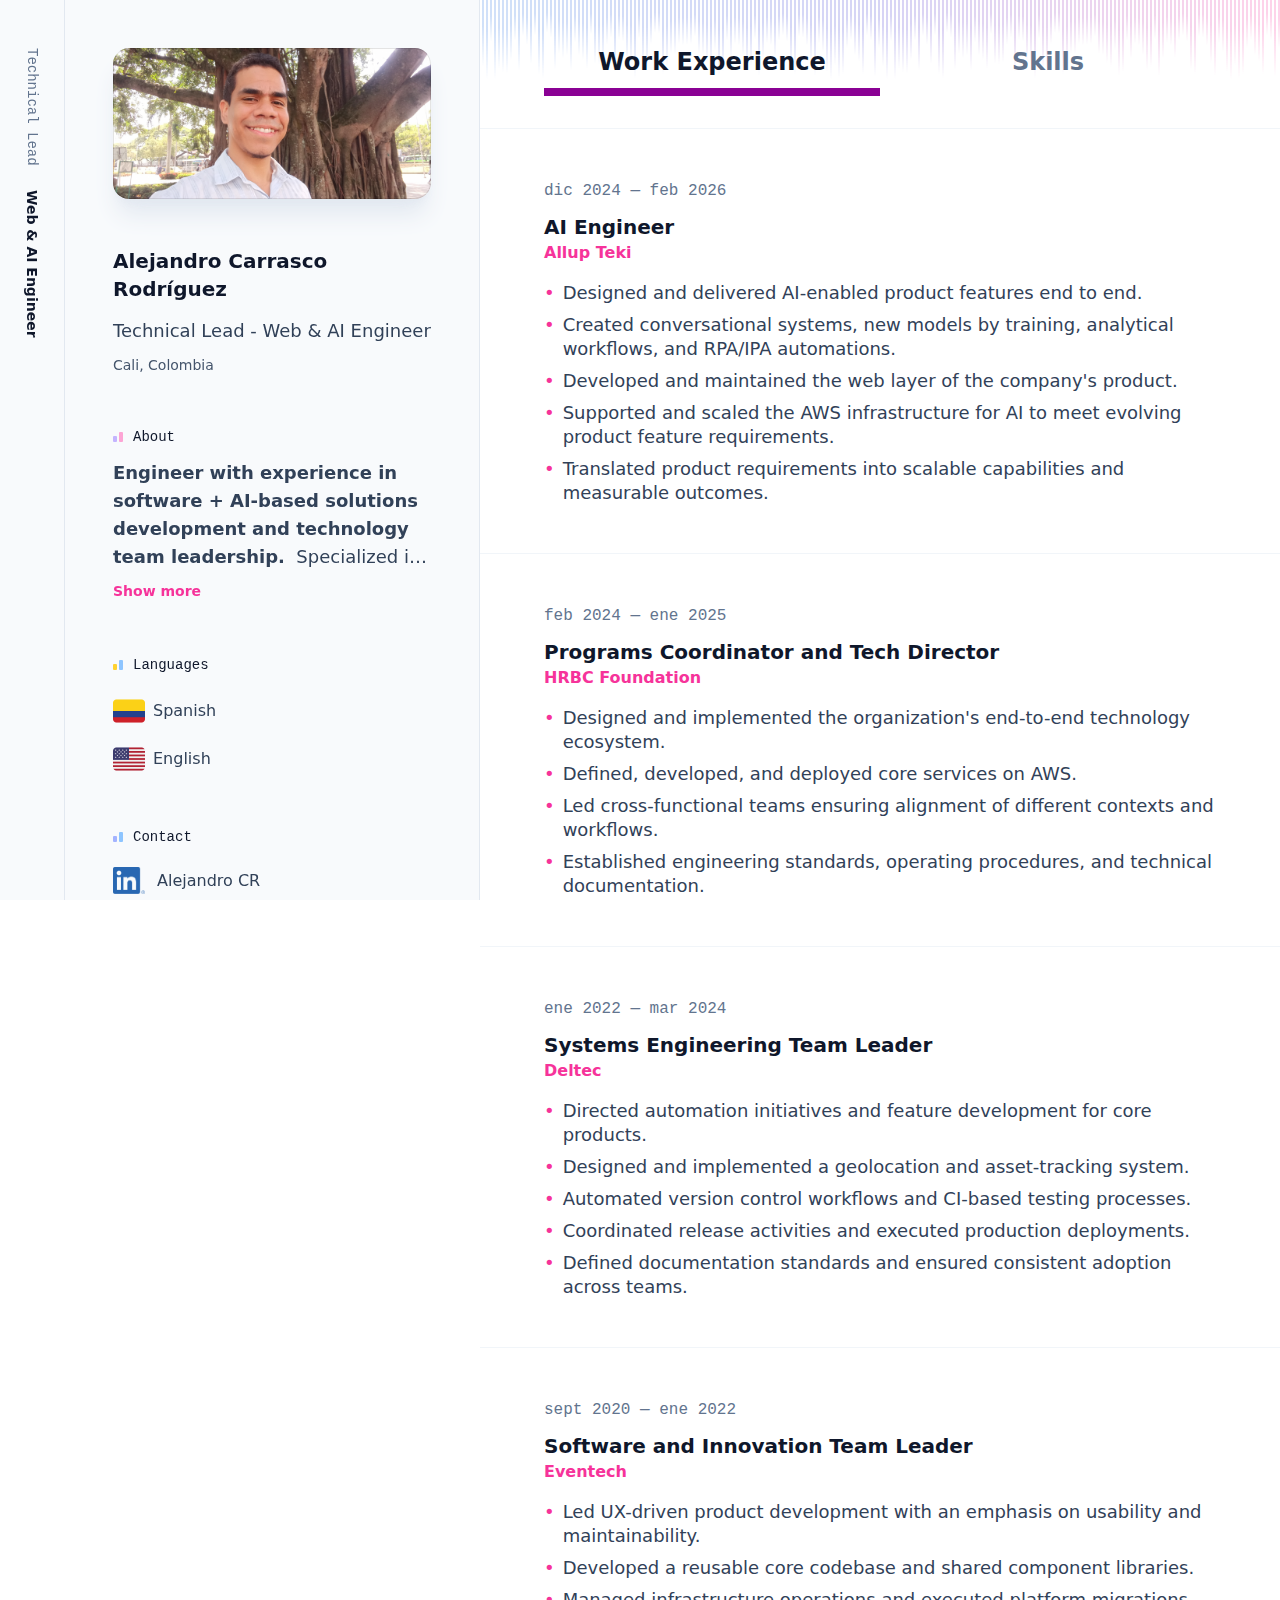
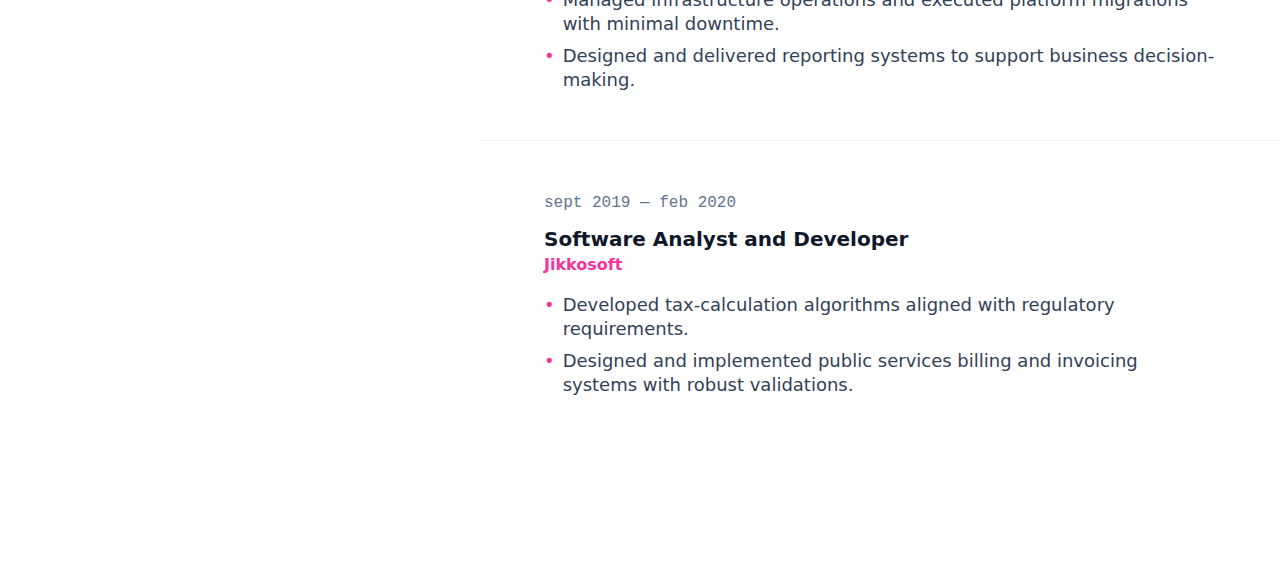
<file: index.html>
<!DOCTYPE html><!--yEEaZmLQW9u79yZVydUt_--><html lang="en" class="h-full w-full bg-white antialiased"><head><meta charSet="utf-8"/><meta name="viewport" content="width=device-width, initial-scale=1"/><link rel="preload" as="image" href="/_next/static/media/me.619e2638.jpg"/><link rel="stylesheet" href="/_next/static/chunks/66f66ca357fe91bf.css" data-precedence="next"/><link rel="preload" as="script" fetchPriority="low" href="/_next/static/chunks/5334503a4a24bfb9.js"/><script src="/_next/static/chunks/33c11b375580b0c1.js" async=""></script><script src="/_next/static/chunks/bd9a32f6327963f9.js" async=""></script><script src="/_next/static/chunks/5457486da6785708.js" async=""></script><script src="/_next/static/chunks/turbopack-b5189b846bef60e0.js" async=""></script><script src="/_next/static/chunks/ff1a16fafef87110.js" async=""></script><script src="/_next/static/chunks/a616141c04ceb0ab.js" async=""></script><script src="/_next/static/chunks/ee3f309d494fb16b.js" async=""></script><script src="/_next/static/chunks/46dbb6ad9502c0c6.js" async=""></script><link rel="preload" href="https://api.fontshare.com/v2/css?f[]=satoshi@700,500,400&amp;display=swap" as="style"/><link rel="preconnect" href="https://cdn.fontshare.com" crossorigin="anonymous"/><meta name="collaborators" content="https://www.flaticon.com/authors/fathema-khanom, https://www.flaticon.com/authors/dimitry-miroliubov"/><title>Technical Lead, Web &amp; AI Developer | Alejandro Carrasco Rodríguez</title><meta name="description" content="In our hyperconnected world, the protagonists are those who understand how the technology we depend on works."/><meta name="author" content="Alejandro Carrasco Rodríguez"/><meta name="keywords" content="Alejandro Carrasco,Alejandro Carrasco Rodríguez,Technical Lead,AI Engineer,Full-Stack Developer,AWS Cloud Architecture,Software Engineering,Python Developer,TypeScript Developer,PHP Developer,React Developer,AI-Powered Systems,RPA Automation,IPA Automation,Cloud Infrastructure,Technology Strategy,Software Solutions,Web Development"/><link rel="canonical" href="https://alejandrocr.co"/><meta property="og:title" content="Technical Lead, Web &amp; AI Developer | Alejandro Carrasco Rodríguez"/><meta property="og:description" content="In our hyperconnected world, the protagonists are those who understand how the technology we depend on works."/><meta property="og:url" content="https://alejandrocr.co"/><meta property="og:site_name" content="Alejandro Carrasco Rodríguez"/><meta property="og:image" content="https://alejandrocr.co/me.png"/><meta property="og:type" content="website"/><meta name="twitter:card" content="summary_large_image"/><meta name="twitter:title" content="Technical Lead, Web &amp; AI Developer | Alejandro Carrasco Rodríguez"/><meta name="twitter:description" content="In our hyperconnected world, the protagonists are those who understand how the technology we depend on works."/><meta name="twitter:image" content="https://alejandrocr.co/me.png"/><link rel="icon" href="/favicon.ico?favicon.8dd28574.ico" sizes="180x180" type="image/x-icon"/><link rel="stylesheet" href="https://api.fontshare.com/v2/css?f[]=satoshi@700,500,400&amp;display=swap"/><script src="/_next/static/chunks/a6dad97d9634a72d.js" noModule=""></script></head><body class="flex min-h-full max-w-full flex-col"><div hidden=""><!--$--><!--/$--></div><div class="flex min-h-screen w-full flex-col lg:flex-row"><header class="w-full bg-slate-50 lg:fixed lg:inset-y-0 lg:left-0 lg:flex lg:w-md lg:items-start lg:overflow-y-auto xl:w-120"><div class="hidden lg:sticky lg:top-0 lg:flex lg:w-16 lg:flex-none lg:items-center lg:px-12 lg:text-sm/7 lg:whitespace-nowrap lg:[writing-mode:vertical-rl]"><span class="font-mono text-slate-500">Technical Lead</span><span class="mt-6 flex gap-6 font-bold text-slate-900">Web &amp; AI Engineer</span></div><div class="relative z-10 mx-auto w-full px-4 pt-10 pb-4 sm:px-6 md:max-w-2xl md:px-4 lg:min-h-full lg:flex-auto lg:border-x lg:border-slate-200 lg:px-8 lg:py-12 xl:px-12"><div class="relative mx-auto block w-80 overflow-hidden rounded-lg bg-slate-200 shadow-xl shadow-slate-200 sm:w-96 sm:rounded-xl lg:w-auto lg:rounded-2xl"><img alt="" width="3264" height="1546" decoding="async" data-nimg="1" class="w-full" style="color:transparent" src="/_next/static/media/me.619e2638.jpg"/><div class="absolute inset-0 rounded-lg ring-1 ring-black/10 ring-inset sm:rounded-xl lg:rounded-2xl"></div></div><div class="mt-10 text-center lg:mt-12 lg:text-left"><p class="text-xl font-bold text-slate-900">Alejandro Carrasco Rodríguez</p><h1 class="mt-3 text-lg/8 font-medium text-slate-700">Technical Lead - Web &amp; AI Engineer</h1><p class="mt-2 text-sm text-slate-600">Cali, Colombia</p></div><section class="mt-8 lg:mt-12"><h2 class="flex items-center justify-center font-mono text-sm/7 font-medium text-slate-900 select-none lg:justify-start"><svg aria-hidden="true" viewBox="0 0 10 10" class="h-2.5 w-2.5"><path d="M0 5a1 1 0 0 1 1-1h2a1 1 0 0 1 1 1v4a1 1 0 0 1-1 1H1a1 1 0 0 1-1-1V5Z" class="fill-violet-300"></path><path d="M6 1a1 1 0 0 1 1-1h2a1 1 0 0 1 1 1v8a1 1 0 0 1-1 1H7a1 1 0 0 1-1-1V1Z" class="fill-pink-300"></path></svg><span class="ml-2.5">About</span></h2><p class="mt-2 text-lg/7 text-slate-700 lg:line-clamp-4"><b>Engineer with experience in software + AI-based solutions development and technology team leadership.</b>  Specialized in aws cloud architecture, web development, RPA/IPA automation, and AI-powered systems. I have led interdisciplinary teams across multiple organizations, from startups to established companies, designing technological ecosystems and optimizing AWS infrastructures. My approach combines technical skills with strategic planning to align technological capabilities with business objectives and product requirements.</p><button type="button" class="mt-2 hidden cursor-pointer text-sm/6 font-bold text-pink-500 hover:text-pink-700 active:text-pink-900 lg:inline-block">Show more</button></section><section class="mt-10 lg:mt-12"><h2 class="flex items-center justify-center font-mono text-sm/7 font-medium text-slate-900 select-none lg:justify-start"><svg aria-hidden="true" viewBox="0 0 10 10" class="h-2.5 w-2.5"><path d="M0 5a1 1 0 0 1 1-1h2a1 1 0 0 1 1 1v4a1 1 0 0 1-1 1H1a1 1 0 0 1-1-1V5Z" class="fill-amber-300"></path><path d="M6 1a1 1 0 0 1 1-1h2a1 1 0 0 1 1 1v8a1 1 0 0 1-1 1H7a1 1 0 0 1-1-1V1Z" class="fill-blue-300"></path></svg><span class="ml-2.5">Languages</span></h2><div class="h-px bg-linear-to-r from-slate-200/0 via-slate-200 to-slate-200/0 lg:hidden"></div><ul role="list" class="mt-4 flex flex-col items-center justify-center gap-4 text-base/7 font-medium text-slate-700 lg:items-start lg:gap-4"><li class="flex items-center gap-2 cursor-pointer select-none"><img alt="Bandera de Colombia" loading="lazy" width="32" height="24" decoding="async" data-nimg="1" class="rounded" style="color:transparent" src="/_next/static/media/co-flag.be92bbac.webp"/><span>Spanish</span></li><li class="flex items-center gap-2 cursor-pointer select-none"><img alt="Bandera de Estados Unidos" loading="lazy" width="32" height="24" decoding="async" data-nimg="1" class="rounded" style="color:transparent" src="/_next/static/media/us-flag.b3826c87.webp"/><span>English</span></li></ul></section><section class="mt-10 lg:mt-12"><h2 class="flex items-center justify-center font-mono text-sm/7 font-medium text-slate-900 select-none lg:justify-start"><svg aria-hidden="true" viewBox="0 0 10 10" class="h-2.5 w-2.5"><path d="M0 5a1 1 0 0 1 1-1h2a1 1 0 0 1 1 1v4a1 1 0 0 1-1 1H1a1 1 0 0 1-1-1V5Z" class="fill-indigo-300"></path><path d="M6 1a1 1 0 0 1 1-1h2a1 1 0 0 1 1 1v8a1 1 0 0 1-1 1H7a1 1 0 0 1-1-1V1Z" class="fill-blue-300"></path></svg><span class="ml-2.5">Contact</span></h2><div class="h-px bg-linear-to-r from-slate-200/0 via-slate-200 to-slate-200/0 lg:hidden"></div><ul role="list" class="mt-4 flex flex-col items-center justify-center gap-4 text-base/7 font-medium text-slate-700 lg:items-start lg:gap-4"><li class="flex"><a class="group flex items-center" aria-label="Alejandro CR" target="_blank" rel="noopener noreferrer" href="https://linkedin.com/in/alejandro-carrasco-web-ai-engineer"><img alt="Alejandro CR" loading="lazy" width="32" height="32" decoding="async" data-nimg="1" class="object-contain" style="color:transparent" src="/_next/static/media/linkedin.a288664a.png"/><span class="ml-3">Alejandro CR</span></a></li><li class="flex"><a class="group flex items-center" aria-label="contacto@alejandrocr.co" target="_blank" rel="noopener noreferrer" href="mailto:contacto@alejandrocr.co"><img alt="contacto@alejandrocr.co" loading="lazy" width="32" height="32" decoding="async" data-nimg="1" class="object-contain" style="color:transparent" src="/_next/static/media/email.20c98a5d.png"/><span class="ml-3">contacto@alejandrocr.co</span></a></li><li class="flex"><a class="group flex items-center" aria-label="Download CV" target="_blank" rel="noopener noreferrer" href="https://alejandrocr.co/docs/cv__alejandrocr.co__1144198288.pdf"><img alt="Download CV" loading="lazy" width="32" height="32" decoding="async" data-nimg="1" class="object-contain" style="color:transparent" src="/_next/static/media/pdf.3b0fdf79.png"/><span class="ml-3">Download CV</span></a></li></ul></section></div></header><main class="w-full flex-1 border-t border-slate-200 lg:relative lg:mb-28 lg:ml-112 lg:border-t-0 xl:ml-120"><svg aria-hidden="true" class="absolute top-0 left-0 h-20 w-full"><defs><linearGradient id="_S_2_-fade" x1="0" x2="0" y1="0" y2="1"><stop offset="40%" stop-color="white"></stop><stop offset="100%" stop-color="black"></stop></linearGradient><linearGradient id="_S_2_-gradient"><stop offset="0%" stop-color="#4989E8"></stop><stop offset="50%" stop-color="#6159DA"></stop><stop offset="100%" stop-color="#FF54AD"></stop></linearGradient><mask id="_S_2_-mask"><rect width="100%" height="100%" fill="url(#_S_2_-pattern)"></rect></mask><pattern id="_S_2_-pattern" width="400" height="100%" patternUnits="userSpaceOnUse"><rect width="2" height="83%" x="2" fill="url(#_S_2_-fade)"></rect><rect width="2" height="99%" x="6" fill="url(#_S_2_-fade)"></rect><rect width="2" height="52%" x="10" fill="url(#_S_2_-fade)"></rect><rect width="2" height="99%" x="14" fill="url(#_S_2_-fade)"></rect><rect width="2" height="86%" x="18" fill="url(#_S_2_-fade)"></rect><rect width="2" height="91%" x="22" fill="url(#_S_2_-fade)"></rect><rect width="2" height="92%" x="26" fill="url(#_S_2_-fade)"></rect><rect width="2" height="75%" x="30" fill="url(#_S_2_-fade)"></rect><rect width="2" height="51%" x="34" fill="url(#_S_2_-fade)"></rect><rect width="2" height="88%" x="38" fill="url(#_S_2_-fade)"></rect><rect width="2" height="45%" x="42" fill="url(#_S_2_-fade)"></rect><rect width="2" height="56%" x="46" fill="url(#_S_2_-fade)"></rect><rect width="2" height="80%" x="50" fill="url(#_S_2_-fade)"></rect><rect width="2" height="44%" x="54" fill="url(#_S_2_-fade)"></rect><rect width="2" height="93%" x="58" fill="url(#_S_2_-fade)"></rect><rect width="2" height="98%" x="62" fill="url(#_S_2_-fade)"></rect><rect width="2" height="41%" x="66" fill="url(#_S_2_-fade)"></rect><rect width="2" height="47%" x="70" fill="url(#_S_2_-fade)"></rect><rect width="2" height="87%" x="74" fill="url(#_S_2_-fade)"></rect><rect width="2" height="67%" x="78" fill="url(#_S_2_-fade)"></rect><rect width="2" height="73%" x="82" fill="url(#_S_2_-fade)"></rect><rect width="2" height="69%" x="86" fill="url(#_S_2_-fade)"></rect><rect width="2" height="88%" x="90" fill="url(#_S_2_-fade)"></rect><rect width="2" height="53%" x="94" fill="url(#_S_2_-fade)"></rect><rect width="2" height="69%" x="98" fill="url(#_S_2_-fade)"></rect><rect width="2" height="75%" x="102" fill="url(#_S_2_-fade)"></rect><rect width="2" height="86%" x="106" fill="url(#_S_2_-fade)"></rect><rect width="2" height="43%" x="110" fill="url(#_S_2_-fade)"></rect><rect width="2" height="80%" x="114" fill="url(#_S_2_-fade)"></rect><rect width="2" height="81%" x="118" fill="url(#_S_2_-fade)"></rect><rect width="2" height="78%" x="122" fill="url(#_S_2_-fade)"></rect><rect width="2" height="56%" x="126" fill="url(#_S_2_-fade)"></rect><rect width="2" height="47%" x="130" fill="url(#_S_2_-fade)"></rect><rect width="2" height="90%" x="134" fill="url(#_S_2_-fade)"></rect><rect width="2" height="50%" x="138" fill="url(#_S_2_-fade)"></rect><rect width="2" height="52%" x="142" fill="url(#_S_2_-fade)"></rect><rect width="2" height="77%" x="146" fill="url(#_S_2_-fade)"></rect><rect width="2" height="81%" x="150" fill="url(#_S_2_-fade)"></rect><rect width="2" height="98%" x="154" fill="url(#_S_2_-fade)"></rect><rect width="2" height="48%" x="158" fill="url(#_S_2_-fade)"></rect><rect width="2" height="87%" x="162" fill="url(#_S_2_-fade)"></rect><rect width="2" height="87%" x="166" fill="url(#_S_2_-fade)"></rect><rect width="2" height="55%" x="170" fill="url(#_S_2_-fade)"></rect><rect width="2" height="41%" x="174" fill="url(#_S_2_-fade)"></rect><rect width="2" height="42%" x="178" fill="url(#_S_2_-fade)"></rect><rect width="2" height="93%" x="182" fill="url(#_S_2_-fade)"></rect><rect width="2" height="84%" x="186" fill="url(#_S_2_-fade)"></rect><rect width="2" height="67%" x="190" fill="url(#_S_2_-fade)"></rect><rect width="2" height="68%" x="194" fill="url(#_S_2_-fade)"></rect><rect width="2" height="55%" x="198" fill="url(#_S_2_-fade)"></rect><rect width="2" height="57%" x="202" fill="url(#_S_2_-fade)"></rect><rect width="2" height="56%" x="206" fill="url(#_S_2_-fade)"></rect><rect width="2" height="55%" x="210" fill="url(#_S_2_-fade)"></rect><rect width="2" height="46%" x="214" fill="url(#_S_2_-fade)"></rect><rect width="2" height="67%" x="218" fill="url(#_S_2_-fade)"></rect><rect width="2" height="69%" x="222" fill="url(#_S_2_-fade)"></rect><rect width="2" height="79%" x="226" fill="url(#_S_2_-fade)"></rect><rect width="2" height="84%" x="230" fill="url(#_S_2_-fade)"></rect><rect width="2" height="63%" x="234" fill="url(#_S_2_-fade)"></rect><rect width="2" height="94%" x="238" fill="url(#_S_2_-fade)"></rect><rect width="2" height="90%" x="242" fill="url(#_S_2_-fade)"></rect><rect width="2" height="51%" x="246" fill="url(#_S_2_-fade)"></rect><rect width="2" height="73%" x="250" fill="url(#_S_2_-fade)"></rect><rect width="2" height="55%" x="254" fill="url(#_S_2_-fade)"></rect><rect width="2" height="57%" x="258" fill="url(#_S_2_-fade)"></rect><rect width="2" height="69%" x="262" fill="url(#_S_2_-fade)"></rect><rect width="2" height="88%" x="266" fill="url(#_S_2_-fade)"></rect><rect width="2" height="84%" x="270" fill="url(#_S_2_-fade)"></rect><rect width="2" height="49%" x="274" fill="url(#_S_2_-fade)"></rect><rect width="2" height="95%" x="278" fill="url(#_S_2_-fade)"></rect><rect width="2" height="73%" x="282" fill="url(#_S_2_-fade)"></rect><rect width="2" height="54%" x="286" fill="url(#_S_2_-fade)"></rect><rect width="2" height="57%" x="290" fill="url(#_S_2_-fade)"></rect><rect width="2" height="72%" x="294" fill="url(#_S_2_-fade)"></rect><rect width="2" height="51%" x="298" fill="url(#_S_2_-fade)"></rect><rect width="2" height="44%" x="302" fill="url(#_S_2_-fade)"></rect><rect width="2" height="52%" x="306" fill="url(#_S_2_-fade)"></rect><rect width="2" height="87%" x="310" fill="url(#_S_2_-fade)"></rect><rect width="2" height="93%" x="314" fill="url(#_S_2_-fade)"></rect><rect width="2" height="46%" x="318" fill="url(#_S_2_-fade)"></rect><rect width="2" height="47%" x="322" fill="url(#_S_2_-fade)"></rect><rect width="2" height="57%" x="326" fill="url(#_S_2_-fade)"></rect><rect width="2" height="79%" x="330" fill="url(#_S_2_-fade)"></rect><rect width="2" height="95%" x="334" fill="url(#_S_2_-fade)"></rect><rect width="2" height="54%" x="338" fill="url(#_S_2_-fade)"></rect><rect width="2" height="65%" x="342" fill="url(#_S_2_-fade)"></rect><rect width="2" height="90%" x="346" fill="url(#_S_2_-fade)"></rect><rect width="2" height="99%" x="350" fill="url(#_S_2_-fade)"></rect><rect width="2" height="82%" x="354" fill="url(#_S_2_-fade)"></rect><rect width="2" height="98%" x="358" fill="url(#_S_2_-fade)"></rect><rect width="2" height="93%" x="362" fill="url(#_S_2_-fade)"></rect><rect width="2" height="60%" x="366" fill="url(#_S_2_-fade)"></rect><rect width="2" height="50%" x="370" fill="url(#_S_2_-fade)"></rect><rect width="2" height="69%" x="374" fill="url(#_S_2_-fade)"></rect><rect width="2" height="77%" x="378" fill="url(#_S_2_-fade)"></rect><rect width="2" height="93%" x="382" fill="url(#_S_2_-fade)"></rect><rect width="2" height="44%" x="386" fill="url(#_S_2_-fade)"></rect><rect width="2" height="51%" x="390" fill="url(#_S_2_-fade)"></rect><rect width="2" height="96%" x="394" fill="url(#_S_2_-fade)"></rect><rect width="2" height="60%" x="398" fill="url(#_S_2_-fade)"></rect></pattern></defs><rect width="100%" height="100%" fill="url(#_S_2_-gradient)" mask="url(#_S_2_-mask)" opacity="0.25"></rect></svg><div class="relative w-full"><div class="pt-16 pb-12 sm:pb-4 lg:pt-12"><div><div class="lg:px-8"><div class="w-full"><div class="mx-auto px-4 sm:px-6 md:max-w-2xl md:px-4 lg:px-0"><div role="tablist" aria-label="Work Experience and Skills tabs" class="flex flex-row"><button id="_R_avabtb_-tab-work" type="button" role="tab" aria-selected="true" aria-controls="_R_avabtb_-panel-work" tabindex="0" class="w-1/2 cursor-pointer select-none pb-3 text-center text-2xl/7 font-bold transition-colors border-b-8 border-fuchsia-800 text-slate-900">Work Experience</button><button id="_R_avabtb_-tab-skills" type="button" role="tab" aria-selected="false" aria-controls="_R_avabtb_-panel-skills" tabindex="-1" class="w-1/2 cursor-pointer select-none pb-3 text-center text-2xl/7 font-bold transition-colors border-b-8 border-transparent text-slate-500 hover:text-slate-700">Skills</button></div></div></div></div><div id="_R_avabtb_-panel-work" role="tabpanel" aria-labelledby="_R_avabtb_-tab-work"><div class="divide-y divide-slate-100 sm:mt-4 lg:mt-8 lg:border-t lg:border-slate-100"><article aria-labelledby="work-experience-1-title" class="py-10 sm:py-12"><div class="lg:px-8"><div class="w-full"><div class="mx-auto px-4 sm:px-6 md:max-w-2xl md:px-4 lg:px-0"><div class="flex flex-col items-start"><div class="order-first flex items-center gap-2 font-mono text-base/7 text-slate-500"><span>dic 2024 — feb 2026</span></div><h3 id="work-experience-1-title" class="mt-2 text-xl font-bold text-slate-900">AI Engineer</h3><p class="text-base font-semibold text-pink-500">Allup Teki</p><ul class="mt-4 space-y-2"><li class="flex items-start text-lg/6 text-slate-700"><span class="mr-2 text-pink-500">•</span><span>Designed and delivered AI-enabled product features end to end.</span></li><li class="flex items-start text-lg/6 text-slate-700"><span class="mr-2 text-pink-500">•</span><span>Created conversational systems, new models by training, analytical workflows, and RPA/IPA automations.</span></li><li class="flex items-start text-lg/6 text-slate-700"><span class="mr-2 text-pink-500">•</span><span>Developed and maintained the web layer of the company&#x27;s product.</span></li><li class="flex items-start text-lg/6 text-slate-700"><span class="mr-2 text-pink-500">•</span><span>Supported and scaled the AWS infrastructure for AI to meet evolving product feature requirements.</span></li><li class="flex items-start text-lg/6 text-slate-700"><span class="mr-2 text-pink-500">•</span><span>Translated product requirements into scalable capabilities and measurable outcomes.</span></li></ul></div></div></div></div></article><article aria-labelledby="work-experience-2-title" class="py-10 sm:py-12"><div class="lg:px-8"><div class="w-full"><div class="mx-auto px-4 sm:px-6 md:max-w-2xl md:px-4 lg:px-0"><div class="flex flex-col items-start"><div class="order-first flex items-center gap-2 font-mono text-base/7 text-slate-500"><span>feb 2024 — ene 2025</span></div><h3 id="work-experience-2-title" class="mt-2 text-xl font-bold text-slate-900">Programs Coordinator and Tech Director</h3><p class="text-base font-semibold text-pink-500">HRBC Foundation</p><ul class="mt-4 space-y-2"><li class="flex items-start text-lg/6 text-slate-700"><span class="mr-2 text-pink-500">•</span><span>Designed and implemented the organization&#x27;s end-to-end technology ecosystem.</span></li><li class="flex items-start text-lg/6 text-slate-700"><span class="mr-2 text-pink-500">•</span><span>Defined, developed, and deployed core services on AWS.</span></li><li class="flex items-start text-lg/6 text-slate-700"><span class="mr-2 text-pink-500">•</span><span>Led cross-functional teams ensuring alignment of different contexts and workflows.</span></li><li class="flex items-start text-lg/6 text-slate-700"><span class="mr-2 text-pink-500">•</span><span>Established engineering standards, operating procedures, and technical documentation.</span></li></ul></div></div></div></div></article><article aria-labelledby="work-experience-3-title" class="py-10 sm:py-12"><div class="lg:px-8"><div class="w-full"><div class="mx-auto px-4 sm:px-6 md:max-w-2xl md:px-4 lg:px-0"><div class="flex flex-col items-start"><div class="order-first flex items-center gap-2 font-mono text-base/7 text-slate-500"><span>ene 2022 — mar 2024</span></div><h3 id="work-experience-3-title" class="mt-2 text-xl font-bold text-slate-900">Systems Engineering Team Leader</h3><p class="text-base font-semibold text-pink-500">Deltec</p><ul class="mt-4 space-y-2"><li class="flex items-start text-lg/6 text-slate-700"><span class="mr-2 text-pink-500">•</span><span>Directed automation initiatives and feature development for core products.</span></li><li class="flex items-start text-lg/6 text-slate-700"><span class="mr-2 text-pink-500">•</span><span>Designed and implemented a geolocation and asset-tracking system.</span></li><li class="flex items-start text-lg/6 text-slate-700"><span class="mr-2 text-pink-500">•</span><span>Automated version control workflows and CI-based testing processes.</span></li><li class="flex items-start text-lg/6 text-slate-700"><span class="mr-2 text-pink-500">•</span><span>Coordinated release activities and executed production deployments.</span></li><li class="flex items-start text-lg/6 text-slate-700"><span class="mr-2 text-pink-500">•</span><span>Defined documentation standards and ensured consistent adoption across teams.</span></li></ul></div></div></div></div></article><article aria-labelledby="work-experience-4-title" class="py-10 sm:py-12"><div class="lg:px-8"><div class="w-full"><div class="mx-auto px-4 sm:px-6 md:max-w-2xl md:px-4 lg:px-0"><div class="flex flex-col items-start"><div class="order-first flex items-center gap-2 font-mono text-base/7 text-slate-500"><span>sept 2020 — ene 2022</span></div><h3 id="work-experience-4-title" class="mt-2 text-xl font-bold text-slate-900">Software and Innovation Team Leader</h3><p class="text-base font-semibold text-pink-500">Eventech</p><ul class="mt-4 space-y-2"><li class="flex items-start text-lg/6 text-slate-700"><span class="mr-2 text-pink-500">•</span><span>Led UX-driven product development with an emphasis on usability and maintainability.</span></li><li class="flex items-start text-lg/6 text-slate-700"><span class="mr-2 text-pink-500">•</span><span>Developed a reusable core codebase and shared component libraries.</span></li><li class="flex items-start text-lg/6 text-slate-700"><span class="mr-2 text-pink-500">•</span><span>Managed infrastructure operations and executed platform migrations with minimal downtime.</span></li><li class="flex items-start text-lg/6 text-slate-700"><span class="mr-2 text-pink-500">•</span><span>Designed and delivered reporting systems to support business decision-making.</span></li></ul></div></div></div></div></article><article aria-labelledby="work-experience-5-title" class="py-10 sm:py-12"><div class="lg:px-8"><div class="w-full"><div class="mx-auto px-4 sm:px-6 md:max-w-2xl md:px-4 lg:px-0"><div class="flex flex-col items-start"><div class="order-first flex items-center gap-2 font-mono text-base/7 text-slate-500"><span>sept 2019 — feb 2020</span></div><h3 id="work-experience-5-title" class="mt-2 text-xl font-bold text-slate-900">Software Analyst and Developer</h3><p class="text-base font-semibold text-pink-500">Jikkosoft</p><ul class="mt-4 space-y-2"><li class="flex items-start text-lg/6 text-slate-700"><span class="mr-2 text-pink-500">•</span><span>Developed tax-calculation algorithms aligned with regulatory requirements.</span></li><li class="flex items-start text-lg/6 text-slate-700"><span class="mr-2 text-pink-500">•</span><span>Designed and implemented public services billing and invoicing systems with robust validations.</span></li></ul></div></div></div></div></article></div></div><div id="_R_avabtb_-panel-skills" role="tabpanel" aria-labelledby="_R_avabtb_-tab-skills" hidden=""><div class="sm:mt-4 lg:mt-8"><div class="lg:px-8"><div class="w-full"><div class="mx-auto px-4 sm:px-6 md:max-w-2xl md:px-4 lg:px-0"><div class="grid gap-8 sm:grid-cols-2 py-10 sm:py-12"><section><h3 class="text-center text-xl font-bold text-slate-900">Web &amp; Backend Development</h3><ul class="mt-3 space-y-2"><li class="flex items-start text-lg/6 text-slate-700"><span class="mr-2 text-pink-500">•</span><span>Python (Django, FastAPI)</span></li><li class="flex items-start text-lg/6 text-slate-700"><span class="mr-2 text-pink-500">•</span><span>TS/JS (NestJS, Express, React, Next.js)</span></li><li class="flex items-start text-lg/6 text-slate-700"><span class="mr-2 text-pink-500">•</span><span>APIs: REST, GraphQL, Webhooks, WebSockets</span></li><li class="flex items-start text-lg/6 text-slate-700"><span class="mr-2 text-pink-500">•</span><span>Progressive Web Apps (PWA)</span></li><li class="flex items-start text-lg/6 text-slate-700"><span class="mr-2 text-pink-500">•</span><span>DB + cache: Postgres, MySQL, MongoDB, Redis, Aurora</span></li><li class="flex items-start text-lg/6 text-slate-700"><span class="mr-2 text-pink-500">•</span><span>Email: AWS SES</span></li></ul></section><section><h3 class="text-center text-xl font-bold text-slate-900">Cloud, DevOps &amp; Infrastructure</h3><ul class="mt-3 space-y-2"><li class="flex items-start text-lg/6 text-slate-700"><span class="mr-2 text-pink-500">•</span><span>AWS: networks, instances, lambdas, containers, clusters</span></li><li class="flex items-start text-lg/6 text-slate-700"><span class="mr-2 text-pink-500">•</span><span>Linux web servers: Nginx, systemd, journald</span></li><li class="flex items-start text-lg/6 text-slate-700"><span class="mr-2 text-pink-500">•</span><span>Containers: Docker, ECS, ECR</span></li><li class="flex items-start text-lg/6 text-slate-700"><span class="mr-2 text-pink-500">•</span><span>CI/CD: Git, GitLab, Jenkins</span></li><li class="flex items-start text-lg/6 text-slate-700"><span class="mr-2 text-pink-500">•</span><span>DNS setup</span></li><li class="flex items-start text-lg/6 text-slate-700"><span class="mr-2 text-pink-500">•</span><span>Observability: CloudWatch</span></li></ul></section><section><h3 class="text-center text-xl font-bold text-slate-900">Artificial Intelligence &amp; Automation</h3><ul class="mt-3 space-y-2"><li class="flex items-start text-lg/6 text-slate-700"><span class="mr-2 text-pink-500">•</span><span>Applied AI: prototype to production</span></li><li class="flex items-start text-lg/6 text-slate-700"><span class="mr-2 text-pink-500">•</span><span>LLM orchestration: LangChain, LangGraph</span></li><li class="flex items-start text-lg/6 text-slate-700"><span class="mr-2 text-pink-500">•</span><span>RAG: FAISS + MongoDB</span></li><li class="flex items-start text-lg/6 text-slate-700"><span class="mr-2 text-pink-500">•</span><span>Hosted LLMs/GPU: Ollama</span></li><li class="flex items-start text-lg/6 text-slate-700"><span class="mr-2 text-pink-500">•</span><span>Computer vision: YOLOv8</span></li><li class="flex items-start text-lg/6 text-slate-700"><span class="mr-2 text-pink-500">•</span><span>Automation: n8n</span></li><li class="flex items-start text-lg/6 text-slate-700"><span class="mr-2 text-pink-500">•</span><span>PyTorch</span></li><li class="flex items-start text-lg/6 text-slate-700"><span class="mr-2 text-pink-500">•</span><span>Data analysis &amp; visualization</span></li></ul></section><section><h3 class="text-center text-xl font-bold text-slate-900">Architecture &amp; Engineering Practices</h3><ul class="mt-3 space-y-2"><li class="flex items-start text-lg/6 text-slate-700"><span class="mr-2 text-pink-500">•</span><span>Scalable architecture</span></li><li class="flex items-start text-lg/6 text-slate-700"><span class="mr-2 text-pink-500">•</span><span>Design patterns &amp; clean code</span></li><li class="flex items-start text-lg/6 text-slate-700"><span class="mr-2 text-pink-500">•</span><span>Microservices &amp; distributed systems</span></li><li class="flex items-start text-lg/6 text-slate-700"><span class="mr-2 text-pink-500">•</span><span>Performance &amp; complexity</span></li><li class="flex items-start text-lg/6 text-slate-700"><span class="mr-2 text-pink-500">•</span><span>TDD</span></li><li class="flex items-start text-lg/6 text-slate-700"><span class="mr-2 text-pink-500">•</span><span>Auth/Identity: OAuth</span></li><li class="flex items-start text-lg/6 text-slate-700"><span class="mr-2 text-pink-500">•</span><span>API contracts/docs: OpenAPI</span></li></ul></section><section><h3 class="text-center text-xl font-bold text-slate-900">Leadership &amp; Management</h3><ul class="mt-3 space-y-2"><li class="flex items-start text-lg/6 text-slate-700"><span class="mr-2 text-pink-500">•</span><span>Tech leadership &amp; mentoring</span></li><li class="flex items-start text-lg/6 text-slate-700"><span class="mr-2 text-pink-500">•</span><span>Agile planning &amp; delivery</span></li><li class="flex items-start text-lg/6 text-slate-700"><span class="mr-2 text-pink-500">•</span><span>OKRs/KPIs</span></li><li class="flex items-start text-lg/6 text-slate-700"><span class="mr-2 text-pink-500">•</span><span>Process &amp; workflow design</span></li><li class="flex items-start text-lg/6 text-slate-700"><span class="mr-2 text-pink-500">•</span><span>Requirements: SRS</span></li><li class="flex items-start text-lg/6 text-slate-700"><span class="mr-2 text-pink-500">•</span><span>Modeling/docs: UML</span></li><li class="flex items-start text-lg/6 text-slate-700"><span class="mr-2 text-pink-500">•</span><span>Architecture styles: layered, hexagonal</span></li><li class="flex items-start text-lg/6 text-slate-700"><span class="mr-2 text-pink-500">•</span><span>Data-driven decisions</span></li></ul></section></div></div></div></div></div></div></div></div><!--$--><!--/$--></div></main></div><script src="/_next/static/chunks/5334503a4a24bfb9.js" id="_R_" async=""></script><script>(self.__next_f=self.__next_f||[]).push([0])</script><script>self.__next_f.push([1,"1:\"$Sreact.fragment\"\n2:I[39756,[\"/_next/static/chunks/ff1a16fafef87110.js\",\"/_next/static/chunks/a616141c04ceb0ab.js\"],\"default\"]\n3:I[37457,[\"/_next/static/chunks/ff1a16fafef87110.js\",\"/_next/static/chunks/a616141c04ceb0ab.js\"],\"default\"]\n44:I[68027,[],\"default\"]\n:HL[\"/_next/static/chunks/66f66ca357fe91bf.css\",\"style\"]\n:HL[\"https://api.fontshare.com/v2/css?f[]=satoshi@700,500,400\u0026display=swap\",\"style\"]\n"])</script><script>self.__next_f.push([1,"0:{\"P\":null,\"b\":\"yEEaZmLQW9u79yZVydUt_\",\"c\":[\"\",\"\"],\"q\":\"\",\"i\":false,\"f\":[[[\"\",{\"children\":[\"(main)\",{\"children\":[\"__PAGE__\",{}]}]},\"$undefined\",\"$undefined\",true],[[\"$\",\"$1\",\"c\",{\"children\":[[[\"$\",\"link\",\"0\",{\"rel\":\"stylesheet\",\"href\":\"/_next/static/chunks/66f66ca357fe91bf.css\",\"precedence\":\"next\",\"crossOrigin\":\"$undefined\",\"nonce\":\"$undefined\"}]],[\"$\",\"html\",null,{\"lang\":\"en\",\"className\":\"h-full w-full bg-white antialiased\",\"children\":[[\"$\",\"head\",null,{\"children\":[[\"$\",\"link\",null,{\"rel\":\"preconnect\",\"href\":\"https://cdn.fontshare.com\",\"crossOrigin\":\"anonymous\"}],[\"$\",\"link\",null,{\"rel\":\"stylesheet\",\"href\":\"https://api.fontshare.com/v2/css?f[]=satoshi@700,500,400\u0026display=swap\"}],[\"$\",\"meta\",null,{\"name\":\"collaborators\",\"content\":\"https://www.flaticon.com/authors/fathema-khanom, https://www.flaticon.com/authors/dimitry-miroliubov\"}]]}],[\"$\",\"body\",null,{\"className\":\"flex min-h-full max-w-full flex-col\",\"children\":[\"$\",\"$L2\",null,{\"parallelRouterKey\":\"children\",\"error\":\"$undefined\",\"errorStyles\":\"$undefined\",\"errorScripts\":\"$undefined\",\"template\":[\"$\",\"$L3\",null,{}],\"templateStyles\":\"$undefined\",\"templateScripts\":\"$undefined\",\"notFound\":[[\"$\",\"main\",null,{\"className\":\"relative flex h-full items-center py-36 lg:px-8\",\"children\":[[\"$\",\"svg\",null,{\"aria-hidden\":\"true\",\"className\":\"absolute top-0 left-0 h-20 w-full\",\"children\":[[\"$\",\"defs\",null,{\"children\":[[\"$\",\"linearGradient\",null,{\"id\":\"_S_1_-fade\",\"x1\":\"0\",\"x2\":\"0\",\"y1\":\"0\",\"y2\":\"1\",\"children\":[[\"$\",\"stop\",null,{\"offset\":\"40%\",\"stopColor\":\"white\"}],[\"$\",\"stop\",null,{\"offset\":\"100%\",\"stopColor\":\"black\"}]]}],[\"$\",\"linearGradient\",null,{\"id\":\"_S_1_-gradient\",\"children\":[[\"$\",\"stop\",null,{\"offset\":\"0%\",\"stopColor\":\"#4989E8\"}],[\"$\",\"stop\",null,{\"offset\":\"50%\",\"stopColor\":\"#6159DA\"}],[\"$\",\"stop\",null,{\"offset\":\"100%\",\"stopColor\":\"#FF54AD\"}]]}],[\"$\",\"mask\",null,{\"id\":\"_S_1_-mask\",\"children\":[\"$\",\"rect\",null,{\"width\":\"100%\",\"height\":\"100%\",\"fill\":\"url(#_S_1_-pattern)\"}]}],[\"$\",\"pattern\",null,{\"id\":\"_S_1_-pattern\",\"width\":400,\"height\":\"100%\",\"patternUnits\":\"userSpaceOnUse\",\"children\":[[\"$\",\"rect\",\"0\",{\"width\":2,\"height\":\"83%\",\"x\":2,\"fill\":\"url(#_S_1_-fade)\"}],[\"$\",\"rect\",\"1\",{\"width\":2,\"height\":\"99%\",\"x\":6,\"fill\":\"url(#_S_1_-fade)\"}],[\"$\",\"rect\",\"2\",{\"width\":2,\"height\":\"52%\",\"x\":10,\"fill\":\"url(#_S_1_-fade)\"}],[\"$\",\"rect\",\"3\",{\"width\":2,\"height\":\"99%\",\"x\":14,\"fill\":\"url(#_S_1_-fade)\"}],[\"$\",\"rect\",\"4\",{\"width\":2,\"height\":\"86%\",\"x\":18,\"fill\":\"url(#_S_1_-fade)\"}],[\"$\",\"rect\",\"5\",{\"width\":2,\"height\":\"91%\",\"x\":22,\"fill\":\"url(#_S_1_-fade)\"}],[\"$\",\"rect\",\"6\",{\"width\":2,\"height\":\"92%\",\"x\":26,\"fill\":\"url(#_S_1_-fade)\"}],[\"$\",\"rect\",\"7\",{\"width\":2,\"height\":\"75%\",\"x\":30,\"fill\":\"url(#_S_1_-fade)\"}],[\"$\",\"rect\",\"8\",{\"width\":2,\"height\":\"51%\",\"x\":34,\"fill\":\"url(#_S_1_-fade)\"}],[\"$\",\"rect\",\"9\",{\"width\":2,\"height\":\"88%\",\"x\":38,\"fill\":\"url(#_S_1_-fade)\"}],[\"$\",\"rect\",\"10\",{\"width\":2,\"height\":\"45%\",\"x\":42,\"fill\":\"url(#_S_1_-fade)\"}],[\"$\",\"rect\",\"11\",{\"width\":2,\"height\":\"56%\",\"x\":46,\"fill\":\"url(#_S_1_-fade)\"}],[\"$\",\"rect\",\"12\",{\"width\":2,\"height\":\"80%\",\"x\":50,\"fill\":\"url(#_S_1_-fade)\"}],[\"$\",\"rect\",\"13\",{\"width\":2,\"height\":\"44%\",\"x\":54,\"fill\":\"url(#_S_1_-fade)\"}],[\"$\",\"rect\",\"14\",{\"width\":2,\"height\":\"93%\",\"x\":58,\"fill\":\"url(#_S_1_-fade)\"}],[\"$\",\"rect\",\"15\",{\"width\":2,\"height\":\"98%\",\"x\":62,\"fill\":\"url(#_S_1_-fade)\"}],[\"$\",\"rect\",\"16\",{\"width\":2,\"height\":\"41%\",\"x\":66,\"fill\":\"url(#_S_1_-fade)\"}],[\"$\",\"rect\",\"17\",{\"width\":2,\"height\":\"47%\",\"x\":70,\"fill\":\"url(#_S_1_-fade)\"}],[\"$\",\"rect\",\"18\",{\"width\":2,\"height\":\"87%\",\"x\":74,\"fill\":\"url(#_S_1_-fade)\"}],[\"$\",\"rect\",\"19\",{\"width\":2,\"height\":\"67%\",\"x\":78,\"fill\":\"url(#_S_1_-fade)\"}],[\"$\",\"rect\",\"20\",{\"width\":2,\"height\":\"73%\",\"x\":82,\"fill\":\"url(#_S_1_-fade)\"}],[\"$\",\"rect\",\"21\",{\"width\":2,\"height\":\"69%\",\"x\":86,\"fill\":\"url(#_S_1_-fade)\"}],[\"$\",\"rect\",\"22\",{\"width\":2,\"height\":\"88%\",\"x\":90,\"fill\":\"url(#_S_1_-fade)\"}],[\"$\",\"rect\",\"23\",{\"width\":2,\"height\":\"53%\",\"x\":94,\"fill\":\"url(#_S_1_-fade)\"}],[\"$\",\"rect\",\"24\",{\"width\":2,\"height\":\"69%\",\"x\":98,\"fill\":\"url(#_S_1_-fade)\"}],[\"$\",\"rect\",\"25\",{\"width\":2,\"height\":\"75%\",\"x\":102,\"fill\":\"url(#_S_1_-fade)\"}],[\"$\",\"rect\",\"26\",{\"width\":2,\"height\":\"86%\",\"x\":106,\"fill\":\"url(#_S_1_-fade)\"}],[\"$\",\"rect\",\"27\",{\"width\":2,\"height\":\"43%\",\"x\":110,\"fill\":\"url(#_S_1_-fade)\"}],[\"$\",\"rect\",\"28\",{\"width\":2,\"height\":\"80%\",\"x\":114,\"fill\":\"url(#_S_1_-fade)\"}],[\"$\",\"rect\",\"29\",{\"width\":2,\"height\":\"81%\",\"x\":118,\"fill\":\"url(#_S_1_-fade)\"}],[\"$\",\"rect\",\"30\",{\"width\":2,\"height\":\"78%\",\"x\":122,\"fill\":\"url(#_S_1_-fade)\"}],[\"$\",\"rect\",\"31\",{\"width\":2,\"height\":\"56%\",\"x\":126,\"fill\":\"url(#_S_1_-fade)\"}],[\"$\",\"rect\",\"32\",{\"width\":2,\"height\":\"47%\",\"x\":130,\"fill\":\"url(#_S_1_-fade)\"}],[\"$\",\"rect\",\"33\",{\"width\":2,\"height\":\"90%\",\"x\":134,\"fill\":\"url(#_S_1_-fade)\"}],[\"$\",\"rect\",\"34\",{\"width\":2,\"height\":\"50%\",\"x\":138,\"fill\":\"url(#_S_1_-fade)\"}],[\"$\",\"rect\",\"35\",{\"width\":2,\"height\":\"52%\",\"x\":142,\"fill\":\"url(#_S_1_-fade)\"}],[\"$\",\"rect\",\"36\",{\"width\":2,\"height\":\"77%\",\"x\":146,\"fill\":\"url(#_S_1_-fade)\"}],[\"$\",\"rect\",\"37\",{\"width\":2,\"height\":\"81%\",\"x\":150,\"fill\":\"url(#_S_1_-fade)\"}],[\"$\",\"rect\",\"38\",{\"width\":2,\"height\":\"98%\",\"x\":154,\"fill\":\"url(#_S_1_-fade)\"}],[\"$\",\"rect\",\"39\",{\"width\":2,\"height\":\"48%\",\"x\":158,\"fill\":\"url(#_S_1_-fade)\"}],[\"$\",\"rect\",\"40\",{\"width\":2,\"height\":\"87%\",\"x\":162,\"fill\":\"url(#_S_1_-fade)\"}],\"$L4\",\"$L5\",\"$L6\",\"$L7\",\"$L8\",\"$L9\",\"$La\",\"$Lb\",\"$Lc\",\"$Ld\",\"$Le\",\"$Lf\",\"$L10\",\"$L11\",\"$L12\",\"$L13\",\"$L14\",\"$L15\",\"$L16\",\"$L17\",\"$L18\",\"$L19\",\"$L1a\",\"$L1b\",\"$L1c\",\"$L1d\",\"$L1e\",\"$L1f\",\"$L20\",\"$L21\",\"$L22\",\"$L23\",\"$L24\",\"$L25\",\"$L26\",\"$L27\",\"$L28\",\"$L29\",\"$L2a\",\"$L2b\",\"$L2c\",\"$L2d\",\"$L2e\",\"$L2f\",\"$L30\",\"$L31\",\"$L32\",\"$L33\",\"$L34\",\"$L35\",\"$L36\",\"$L37\",\"$L38\",\"$L39\",\"$L3a\",\"$L3b\",\"$L3c\",\"$L3d\",\"$L3e\"]}]]}],\"$L3f\"]}],\"$L40\"]}],[]],\"forbidden\":\"$undefined\",\"unauthorized\":\"$undefined\"}]}]]}]]}],{\"children\":[\"$L41\",{\"children\":[\"$L42\",{},null,false,false]},null,false,false]},null,false,false],\"$L43\",false]],\"m\":\"$undefined\",\"G\":[\"$44\",[]],\"S\":true}\n"])</script><script>self.__next_f.push([1,"45:I[22016,[\"/_next/static/chunks/ee3f309d494fb16b.js\"],\"\"]\n46:I[5500,[\"/_next/static/chunks/ee3f309d494fb16b.js\"],\"Image\"]\n47:I[75543,[\"/_next/static/chunks/ee3f309d494fb16b.js\"],\"AboutSection\"]\n4e:I[97367,[\"/_next/static/chunks/ff1a16fafef87110.js\",\"/_next/static/chunks/a616141c04ceb0ab.js\"],\"OutletBoundary\"]\n4f:\"$Sreact.suspense\"\n51:I[97367,[\"/_next/static/chunks/ff1a16fafef87110.js\",\"/_next/static/chunks/a616141c04ceb0ab.js\"],\"ViewportBoundary\"]\n53:I[97367,[\"/_next/static/chunks/ff1a16fafef87110.js\",\"/_next/static/chunks/a616141c04ceb0ab.js\"],\"MetadataBoundary\"]\n4:[\"$\",\"rect\",\"41\",{\"width\":2,\"height\":\"87%\",\"x\":166,\"fill\":\"url(#_S_1_-fade)\"}]\n5:[\"$\",\"rect\",\"42\",{\"width\":2,\"height\":\"55%\",\"x\":170,\"fill\":\"url(#_S_1_-fade)\"}]\n6:[\"$\",\"rect\",\"43\",{\"width\":2,\"height\":\"41%\",\"x\":174,\"fill\":\"url(#_S_1_-fade)\"}]\n7:[\"$\",\"rect\",\"44\",{\"width\":2,\"height\":\"42%\",\"x\":178,\"fill\":\"url(#_S_1_-fade)\"}]\n8:[\"$\",\"rect\",\"45\",{\"width\":2,\"height\":\"93%\",\"x\":182,\"fill\":\"url(#_S_1_-fade)\"}]\n9:[\"$\",\"rect\",\"46\",{\"width\":2,\"height\":\"84%\",\"x\":186,\"fill\":\"url(#_S_1_-fade)\"}]\na:[\"$\",\"rect\",\"47\",{\"width\":2,\"height\":\"67%\",\"x\":190,\"fill\":\"url(#_S_1_-fade)\"}]\nb:[\"$\",\"rect\",\"48\",{\"width\":2,\"height\":\"68%\",\"x\":194,\"fill\":\"url(#_S_1_-fade)\"}]\nc:[\"$\",\"rect\",\"49\",{\"width\":2,\"height\":\"55%\",\"x\":198,\"fill\":\"url(#_S_1_-fade)\"}]\nd:[\"$\",\"rect\",\"50\",{\"width\":2,\"height\":\"57%\",\"x\":202,\"fill\":\"url(#_S_1_-fade)\"}]\ne:[\"$\",\"rect\",\"51\",{\"width\":2,\"height\":\"56%\",\"x\":206,\"fill\":\"url(#_S_1_-fade)\"}]\nf:[\"$\",\"rect\",\"52\",{\"width\":2,\"height\":\"55%\",\"x\":210,\"fill\":\"url(#_S_1_-fade)\"}]\n10:[\"$\",\"rect\",\"53\",{\"width\":2,\"height\":\"46%\",\"x\":214,\"fill\":\"url(#_S_1_-fade)\"}]\n11:[\"$\",\"rect\",\"54\",{\"width\":2,\"height\":\"67%\",\"x\":218,\"fill\":\"url(#_S_1_-fade)\"}]\n12:[\"$\",\"rect\",\"55\",{\"width\":2,\"height\":\"69%\",\"x\":222,\"fill\":\"url(#_S_1_-fade)\"}]\n13:[\"$\",\"rect\",\"56\",{\"width\":2,\"height\":\"79%\",\"x\":226,\"fill\":\"url(#_S_1_-fade)\"}]\n14:[\"$\",\"rect\",\"57\",{\"width\":2,\"height\":\"84%\",\"x\":230,\"fill\":\"url(#_S_1_-fade)\"}]\n15:[\"$\",\"rect\",\"58\",{\"width\":2,\"height\":\"63%\",\"x\":234,\"fill\":\"url(#_S_1_-fade)\"}]\n16:[\"$\",\"rect\",\"59\",{\"width\":2,\"height\":\"94%\",\"x\":238,\"fill\":\"url(#_S_1_-fade)\"}]\n17:[\"$\",\"rect\",\"60\",{\"width\":2,\"height\":\"90%\",\"x\":242,\"fill\":\"url(#_S_1_-fade)\"}]\n18:[\"$\",\"rect\",\"61\",{\"width\":2,\"height\":\"51%\",\"x\":246,\"fill\":\"url(#_S_1_-fade)\"}]\n19:[\"$\",\"rect\",\"62\",{\"width\":2,\"height\":\"73%\",\"x\":250,\"fill\":\"url(#_S_1_-fade)\"}]\n1a:[\"$\",\"rect\",\"63\",{\"width\":2,\"height\":\"55%\",\"x\":254,\"fill\":\"url(#_S_1_-fade)\"}]\n1b:[\"$\",\"rect\",\"64\",{\"width\":2,\"height\":\"57%\",\"x\":258,\"fill\":\"url(#_S_1_-fade)\"}]\n1c:[\"$\",\"rect\",\"65\",{\"width\":2,\"height\":\"69%\",\"x\":262,\"fill\":\"url(#_S_1_-fade)\"}]\n1d:[\"$\",\"rect\",\"66\",{\"width\":2,\"height\":\"88%\",\"x\":266,\"fill\":\"url(#_S_1_-fade)\"}]\n1e:[\"$\",\"rect\",\"67\",{\"width\":2,\"height\":\"84%\",\"x\":270,\"fill\":\"url(#_S_1_-fade)\"}]\n1f:[\"$\",\"rect\",\"68\",{\"width\":2,\"height\":\"49%\",\"x\":274,\"fill\":\"url(#_S_1_-fade)\"}]\n20:[\"$\",\"rect\",\"69\",{\"width\":2,\"height\":\"95%\",\"x\":278,\"fill\":\"url(#_S_1_-fade)\"}]\n21:[\"$\",\"rect\",\"70\",{\"width\":2,\"height\":\"73%\",\"x\":282,\"fill\":\"url(#_S_1_-fade)\"}]\n22:[\"$\",\"rect\",\"71\",{\"width\":2,\"height\":\"54%\",\"x\":286,\"fill\":\"url(#_S_1_-fade)\"}]\n23:[\"$\",\"rect\",\"72\",{\"width\":2,\"height\":\"57%\",\"x\":290,\"fill\":\"url(#_S_1_-fade)\"}]\n24:[\"$\",\"rect\",\"73\",{\"width\":2,\"height\":\"72%\",\"x\":294,\"fill\":\"url(#_S_1_-fade)\"}]\n25:[\"$\",\"rect\",\"74\",{\"width\":2,\"height\":\"51%\",\"x\":298,\"fill\":\"url(#_S_1_-fade)\"}]\n26:[\"$\",\"rect\",\"75\",{\"width\":2,\"height\":\"44%\",\"x\":302,\"fill\":\"url(#_S_1_-fade)\"}]\n27:[\"$\",\"rect\",\"76\",{\"width\":2,\"height\":\"52%\",\"x\":306,\"fill\":\"url(#_S_1_-fade)\"}]\n28:[\"$\",\"rect\",\"77\",{\"width\":2,\"height\":\"87%\",\"x\":310,\"fill\":\"url(#_S_1_-fade)\"}]\n29:[\"$\",\"rect\",\"78\",{\"width\":2,\"height\":\"93%\",\"x\":314,\"fill\":\"url(#_S_1_-fade)\"}]\n2a:[\"$\",\"rect\",\"79\",{\"width\":2,\"height\":\"46%\",\"x\":318,\"fill\":\"url(#_S_1_-fade)\"}]\n2b:[\"$\",\"rect\",\"80\",{\"width\":2,\"height\":\"47%\",\"x\":322,\"fill\":\"url(#_S_1_-fade)\"}]\n2c:[\"$\",\"rect\",\"81\",{\"width\":2,\"height\":\"57%\",\"x\":326,\"fill\":\"url(#_S_1_-fade)\"}]\n2d:[\"$\",\"rect\",\"82\",{\"width\":2,\"height\":\"79%\",\"x\":330,\"fill\":\"url(#_S_1_-fade)\"}]\n2e:[\"$\",\"rect\",\"83\",{\"width\":2,\"height\":\"95%\",\"x\":334,\"fill\":\"url(#_S_1_-fade)\"}]\n2f:[\"$\",\""])</script><script>self.__next_f.push([1,"rect\",\"84\",{\"width\":2,\"height\":\"54%\",\"x\":338,\"fill\":\"url(#_S_1_-fade)\"}]\n30:[\"$\",\"rect\",\"85\",{\"width\":2,\"height\":\"65%\",\"x\":342,\"fill\":\"url(#_S_1_-fade)\"}]\n31:[\"$\",\"rect\",\"86\",{\"width\":2,\"height\":\"90%\",\"x\":346,\"fill\":\"url(#_S_1_-fade)\"}]\n32:[\"$\",\"rect\",\"87\",{\"width\":2,\"height\":\"99%\",\"x\":350,\"fill\":\"url(#_S_1_-fade)\"}]\n33:[\"$\",\"rect\",\"88\",{\"width\":2,\"height\":\"82%\",\"x\":354,\"fill\":\"url(#_S_1_-fade)\"}]\n34:[\"$\",\"rect\",\"89\",{\"width\":2,\"height\":\"98%\",\"x\":358,\"fill\":\"url(#_S_1_-fade)\"}]\n35:[\"$\",\"rect\",\"90\",{\"width\":2,\"height\":\"93%\",\"x\":362,\"fill\":\"url(#_S_1_-fade)\"}]\n36:[\"$\",\"rect\",\"91\",{\"width\":2,\"height\":\"60%\",\"x\":366,\"fill\":\"url(#_S_1_-fade)\"}]\n37:[\"$\",\"rect\",\"92\",{\"width\":2,\"height\":\"50%\",\"x\":370,\"fill\":\"url(#_S_1_-fade)\"}]\n38:[\"$\",\"rect\",\"93\",{\"width\":2,\"height\":\"69%\",\"x\":374,\"fill\":\"url(#_S_1_-fade)\"}]\n39:[\"$\",\"rect\",\"94\",{\"width\":2,\"height\":\"77%\",\"x\":378,\"fill\":\"url(#_S_1_-fade)\"}]\n3a:[\"$\",\"rect\",\"95\",{\"width\":2,\"height\":\"93%\",\"x\":382,\"fill\":\"url(#_S_1_-fade)\"}]\n3b:[\"$\",\"rect\",\"96\",{\"width\":2,\"height\":\"44%\",\"x\":386,\"fill\":\"url(#_S_1_-fade)\"}]\n3c:[\"$\",\"rect\",\"97\",{\"width\":2,\"height\":\"51%\",\"x\":390,\"fill\":\"url(#_S_1_-fade)\"}]\n3d:[\"$\",\"rect\",\"98\",{\"width\":2,\"height\":\"96%\",\"x\":394,\"fill\":\"url(#_S_1_-fade)\"}]\n3e:[\"$\",\"rect\",\"99\",{\"width\":2,\"height\":\"60%\",\"x\":398,\"fill\":\"url(#_S_1_-fade)\"}]\n3f:[\"$\",\"rect\",null,{\"width\":\"100%\",\"height\":\"100%\",\"fill\":\"url(#_S_1_-gradient)\",\"mask\":\"url(#_S_1_-mask)\",\"opacity\":\"0.25\"}]\n40:[\"$\",\"div\",null,{\"className\":\"relative mx-auto flex w-full max-w-2xl flex-col items-center px-4 sm:px-6 lg:px-0\",\"children\":[[\"$\",\"p\",null,{\"className\":\"font-mono text-sm/7 text-slate-500\",\"children\":\"404\"}],[\"$\",\"h1\",null,{\"className\":\"mt-4 text-lg font-bold text-slate-900\",\"children\":\"Page not found\"}],[\"$\",\"p\",null,{\"className\":\"mt-2 text-base/7 text-slate-700\",\"children\":\"Sorry, we couldn’t find the page you’re looking for.\"}],[\"$\",\"$L45\",null,{\"href\":\"/\",\"className\":\"mt-4 text-sm/6 font-bold text-pink-500 hover:text-pink-700 active:text-pink-900\",\"children\":\"Go back home\"}]]}]\n"])</script><script>self.__next_f.push([1,"41:[\"$\",\"$1\",\"c\",{\"children\":[[[\"$\",\"script\",\"script-0\",{\"src\":\"/_next/static/chunks/ee3f309d494fb16b.js\",\"async\":true,\"nonce\":\"$undefined\"}]],[\"$\",\"div\",null,{\"className\":\"flex min-h-screen w-full flex-col lg:flex-row\",\"children\":[[\"$\",\"header\",null,{\"className\":\"w-full bg-slate-50 lg:fixed lg:inset-y-0 lg:left-0 lg:flex lg:w-md lg:items-start lg:overflow-y-auto xl:w-120\",\"children\":[[\"$\",\"div\",null,{\"className\":\"hidden lg:sticky lg:top-0 lg:flex lg:w-16 lg:flex-none lg:items-center lg:px-12 lg:text-sm/7 lg:whitespace-nowrap lg:[writing-mode:vertical-rl]\",\"children\":[[\"$\",\"span\",null,{\"className\":\"font-mono text-slate-500\",\"children\":\"Technical Lead\"}],[\"$\",\"span\",null,{\"className\":\"mt-6 flex gap-6 font-bold text-slate-900\",\"children\":\"Web \u0026 AI Engineer\"}]]}],[\"$\",\"div\",null,{\"className\":\"relative z-10 mx-auto w-full px-4 pt-10 pb-4 sm:px-6 md:max-w-2xl md:px-4 lg:min-h-full lg:flex-auto lg:border-x lg:border-slate-200 lg:px-8 lg:py-12 xl:px-12\",\"children\":[[\"$\",\"div\",null,{\"className\":\"relative mx-auto block w-80 overflow-hidden rounded-lg bg-slate-200 shadow-xl shadow-slate-200 sm:w-96 sm:rounded-xl lg:w-auto lg:rounded-2xl\",\"children\":[[\"$\",\"$L46\",null,{\"className\":\"w-full\",\"src\":{\"src\":\"/_next/static/media/me.619e2638.jpg\",\"width\":3264,\"height\":1546,\"blurWidth\":8,\"blurHeight\":4,\"blurDataURL\":\"[data-uri]\"},\"alt\":\"\",\"sizes\":\"(min-width: 1024px) 20rem, (min-width: 640px) 24rem, 20rem\",\"priority\":true}],[\"$\",\"div\",null,{\"className\":\"absolute inset-0 rounded-lg ring-1 ring-black/10 ring-inset sm:rounded-xl lg:rounded-2xl\"}]]}],[\"$\",\"div\",null,{\"className\":\"mt-10 text-center lg:mt-12 lg:text-left\",\"children\":[[\"$\",\"p\",null,{\"className\":\"text-xl font-bold text-slate-900\",\"children\":\"Alejandro Carrasco Rodríguez\"}],[\"$\",\"h1\",null,{\"className\":\"mt-3 text-lg/8 font-medium text-slate-700\",\"children\":\"Technical Lead - Web \u0026 AI Engineer\"}],[\"$\",\"p\",null,{\"className\":\"mt-2 text-sm text-slate-600\",\"children\":\"Cali, Colombia\"}]]}],[\"$\",\"$L47\",null,{\"className\":\"mt-8 lg:mt-12\"}],[\"$\",\"section\",null,{\"className\":\"mt-10 lg:mt-12\",\"children\":[[\"$\",\"h2\",null,{\"className\":\"flex items-center justify-center font-mono text-sm/7 font-medium text-slate-900 select-none lg:justify-start\",\"children\":[[\"$\",\"svg\",null,{\"aria-hidden\":\"true\",\"viewBox\":\"0 0 10 10\",\"className\":\"h-2.5 w-2.5\",\"children\":[[\"$\",\"path\",null,{\"d\":\"M0 5a1 1 0 0 1 1-1h2a1 1 0 0 1 1 1v4a1 1 0 0 1-1 1H1a1 1 0 0 1-1-1V5Z\",\"className\":\"fill-amber-300\"}],[\"$\",\"path\",null,{\"d\":\"M6 1a1 1 0 0 1 1-1h2a1 1 0 0 1 1 1v8a1 1 0 0 1-1 1H7a1 1 0 0 1-1-1V1Z\",\"className\":\"fill-blue-300\"}]]}],[\"$\",\"span\",null,{\"className\":\"ml-2.5\",\"children\":\"Languages\"}]]}],[\"$\",\"div\",null,{\"className\":\"h-px bg-linear-to-r from-slate-200/0 via-slate-200 to-slate-200/0 lg:hidden\"}],[\"$\",\"ul\",null,{\"role\":\"list\",\"className\":\"mt-4 flex flex-col items-center justify-center gap-4 text-base/7 font-medium text-slate-700 lg:items-start lg:gap-4\",\"children\":[[\"$\",\"li\",null,{\"className\":\"flex items-center gap-2 cursor-pointer select-none\",\"children\":[\"$L48\",\"$L49\"]}],\"$L4a\"]}]]}],\"$L4b\"]}]]}],\"$L4c\"]}]]}]\n"])</script><script>self.__next_f.push([1,"42:[\"$\",\"$1\",\"c\",{\"children\":[\"$L4d\",[[\"$\",\"script\",\"script-0\",{\"src\":\"/_next/static/chunks/46dbb6ad9502c0c6.js\",\"async\":true,\"nonce\":\"$undefined\"}]],[\"$\",\"$L4e\",null,{\"children\":[\"$\",\"$4f\",null,{\"name\":\"Next.MetadataOutlet\",\"children\":\"$@50\"}]}]]}]\n43:[\"$\",\"$1\",\"h\",{\"children\":[null,[\"$\",\"$L51\",null,{\"children\":\"$L52\"}],[\"$\",\"div\",null,{\"hidden\":true,\"children\":[\"$\",\"$L53\",null,{\"children\":[\"$\",\"$4f\",null,{\"name\":\"Next.Metadata\",\"children\":\"$L54\"}]}]}],null]}]\n"])</script><script>self.__next_f.push([1,"48:[\"$\",\"$L46\",null,{\"src\":{\"src\":\"/_next/static/media/co-flag.be92bbac.webp\",\"width\":1024,\"height\":1024,\"blurWidth\":8,\"blurHeight\":8,\"blurDataURL\":\"[data-uri]\"},\"alt\":\"Bandera de Colombia\",\"width\":32,\"height\":24,\"className\":\"rounded\"}]\n49:[\"$\",\"span\",null,{\"children\":\"Spanish\"}]\n4a:[\"$\",\"li\",null,{\"className\":\"flex items-center gap-2 cursor-pointer select-none\",\"children\":[[\"$\",\"$L46\",null,{\"src\":{\"src\":\"/_next/static/media/us-flag.b3826c87.webp\",\"width\":1024,\"height\":1024,\"blurWidth\":8,\"blurHeight\":8,\"blurDataURL\":\"[data-uri]\"},\"alt\":\"Bandera de Estados Unidos\",\"width\":32,\"height\":24,\"className\":\"rounded\"}],[\"$\",\"span\",null,{\"children\":\"English\"}]]}]\n"])</script><script>self.__next_f.push([1,"4b:[\"$\",\"section\",null,{\"className\":\"mt-10 lg:mt-12\",\"children\":[[\"$\",\"h2\",null,{\"className\":\"flex items-center justify-center font-mono text-sm/7 font-medium text-slate-900 select-none lg:justify-start\",\"children\":[[\"$\",\"svg\",null,{\"aria-hidden\":\"true\",\"viewBox\":\"0 0 10 10\",\"className\":\"h-2.5 w-2.5\",\"children\":[[\"$\",\"path\",null,{\"d\":\"M0 5a1 1 0 0 1 1-1h2a1 1 0 0 1 1 1v4a1 1 0 0 1-1 1H1a1 1 0 0 1-1-1V5Z\",\"className\":\"fill-indigo-300\"}],[\"$\",\"path\",null,{\"d\":\"M6 1a1 1 0 0 1 1-1h2a1 1 0 0 1 1 1v8a1 1 0 0 1-1 1H7a1 1 0 0 1-1-1V1Z\",\"className\":\"fill-blue-300\"}]]}],[\"$\",\"span\",null,{\"className\":\"ml-2.5\",\"children\":\"Contact\"}]]}],[\"$\",\"div\",null,{\"className\":\"h-px bg-linear-to-r from-slate-200/0 via-slate-200 to-slate-200/0 lg:hidden\"}],[\"$\",\"ul\",null,{\"role\":\"list\",\"className\":\"mt-4 flex flex-col items-center justify-center gap-4 text-base/7 font-medium text-slate-700 lg:items-start lg:gap-4\",\"children\":[[\"$\",\"li\",\"Alejandro CR\",{\"className\":\"flex\",\"children\":[\"$\",\"$L45\",null,{\"href\":\"https://linkedin.com/in/alejandro-carrasco-web-ai-engineer\",\"className\":\"group flex items-center\",\"aria-label\":\"Alejandro CR\",\"target\":\"_blank\",\"rel\":\"noopener noreferrer\",\"children\":[[\"$\",\"$L46\",null,{\"src\":{\"src\":\"/_next/static/media/linkedin.a288664a.png\",\"width\":635,\"height\":540,\"blurWidth\":8,\"blurHeight\":7,\"blurDataURL\":\"[data-uri]\"},\"alt\":\"Alejandro CR\",\"width\":32,\"height\":32,\"className\":\"object-contain\"}],[\"$\",\"span\",null,{\"className\":\"ml-3\",\"children\":\"Alejandro CR\"}]]}]}],[\"$\",\"li\",\"contacto@alejandrocr.co\",{\"className\":\"flex\",\"children\":[\"$\",\"$L45\",null,{\"href\":\"mailto:contacto@alejandrocr.co\",\"className\":\"group flex items-center\",\"aria-label\":\"contacto@alejandrocr.co\",\"target\":\"_blank\",\"rel\":\"noopener noreferrer\",\"children\":[[\"$\",\"$L46\",null,{\"src\":{\"src\":\"/_next/static/media/email.20c98a5d.png\",\"width\":512,\"height\":512,\"blurWidth\":8,\"blurHeight\":8,\"blurDataURL\":\"[data-uri]\"},\"alt\":\"contacto@alejandrocr.co\",\"width\":32,\"height\":32,\"className\":\"object-contain\"}],[\"$\",\"span\",null,{\"className\":\"ml-3\",\"children\":\"contacto@alejandrocr.co\"}]]}]}],[\"$\",\"li\",\"Download CV\",{\"className\":\"flex\",\"children\":[\"$\",\"$L45\",null,{\"href\":\"https://alejandrocr.co/docs/cv__alejandrocr.co__1144198288.pdf\",\"className\":\"group flex items-center\",\"aria-label\":\"Download CV\",\"target\":\"_blank\",\"rel\":\"noopener noreferrer\",\"children\":[[\"$\",\"$L46\",null,{\"src\":{\"src\":\"/_next/static/media/pdf.3b0fdf79.png\",\"width\":512,\"height\":512,\"blurWidth\":8,\"blurHeight\":8,\"blurDataURL\":\"[data-uri]\"},\"alt\":\"Download CV\",\"width\":32,\"height\":32,\"className\":\"object-contain\"}],[\"$\",\"span\",null,{\"className\":\"ml-3\",\"children\":\"Download CV\"}]]}]}]]}]]}]\n"])</script><script>self.__next_f.push([1,"4c:[\"$\",\"main\",null,{\"className\":\"w-full flex-1 border-t border-slate-200 lg:relative lg:mb-28 lg:ml-112 lg:border-t-0 xl:ml-120\",\"children\":[[\"$\",\"svg\",null,{\"aria-hidden\":\"true\",\"className\":\"absolute top-0 left-0 h-20 w-full\",\"children\":[[\"$\",\"defs\",null,{\"children\":[[\"$\",\"linearGradient\",null,{\"id\":\"_S_2_-fade\",\"x1\":\"0\",\"x2\":\"0\",\"y1\":\"0\",\"y2\":\"1\",\"children\":[[\"$\",\"stop\",null,{\"offset\":\"40%\",\"stopColor\":\"white\"}],[\"$\",\"stop\",null,{\"offset\":\"100%\",\"stopColor\":\"black\"}]]}],[\"$\",\"linearGradient\",null,{\"id\":\"_S_2_-gradient\",\"children\":[[\"$\",\"stop\",null,{\"offset\":\"0%\",\"stopColor\":\"#4989E8\"}],[\"$\",\"stop\",null,{\"offset\":\"50%\",\"stopColor\":\"#6159DA\"}],[\"$\",\"stop\",null,{\"offset\":\"100%\",\"stopColor\":\"#FF54AD\"}]]}],[\"$\",\"mask\",null,{\"id\":\"_S_2_-mask\",\"children\":[\"$\",\"rect\",null,{\"width\":\"100%\",\"height\":\"100%\",\"fill\":\"url(#_S_2_-pattern)\"}]}],[\"$\",\"pattern\",null,{\"id\":\"_S_2_-pattern\",\"width\":400,\"height\":\"100%\",\"patternUnits\":\"userSpaceOnUse\",\"children\":[[\"$\",\"rect\",\"0\",{\"width\":2,\"height\":\"83%\",\"x\":2,\"fill\":\"url(#_S_2_-fade)\"}],[\"$\",\"rect\",\"1\",{\"width\":2,\"height\":\"99%\",\"x\":6,\"fill\":\"url(#_S_2_-fade)\"}],[\"$\",\"rect\",\"2\",{\"width\":2,\"height\":\"52%\",\"x\":10,\"fill\":\"url(#_S_2_-fade)\"}],[\"$\",\"rect\",\"3\",{\"width\":2,\"height\":\"99%\",\"x\":14,\"fill\":\"url(#_S_2_-fade)\"}],[\"$\",\"rect\",\"4\",{\"width\":2,\"height\":\"86%\",\"x\":18,\"fill\":\"url(#_S_2_-fade)\"}],[\"$\",\"rect\",\"5\",{\"width\":2,\"height\":\"91%\",\"x\":22,\"fill\":\"url(#_S_2_-fade)\"}],[\"$\",\"rect\",\"6\",{\"width\":2,\"height\":\"92%\",\"x\":26,\"fill\":\"url(#_S_2_-fade)\"}],[\"$\",\"rect\",\"7\",{\"width\":2,\"height\":\"75%\",\"x\":30,\"fill\":\"url(#_S_2_-fade)\"}],[\"$\",\"rect\",\"8\",{\"width\":2,\"height\":\"51%\",\"x\":34,\"fill\":\"url(#_S_2_-fade)\"}],[\"$\",\"rect\",\"9\",{\"width\":2,\"height\":\"88%\",\"x\":38,\"fill\":\"url(#_S_2_-fade)\"}],[\"$\",\"rect\",\"10\",{\"width\":2,\"height\":\"45%\",\"x\":42,\"fill\":\"url(#_S_2_-fade)\"}],[\"$\",\"rect\",\"11\",{\"width\":2,\"height\":\"56%\",\"x\":46,\"fill\":\"url(#_S_2_-fade)\"}],[\"$\",\"rect\",\"12\",{\"width\":2,\"height\":\"80%\",\"x\":50,\"fill\":\"url(#_S_2_-fade)\"}],[\"$\",\"rect\",\"13\",{\"width\":2,\"height\":\"44%\",\"x\":54,\"fill\":\"url(#_S_2_-fade)\"}],[\"$\",\"rect\",\"14\",{\"width\":2,\"height\":\"93%\",\"x\":58,\"fill\":\"url(#_S_2_-fade)\"}],[\"$\",\"rect\",\"15\",{\"width\":2,\"height\":\"98%\",\"x\":62,\"fill\":\"url(#_S_2_-fade)\"}],[\"$\",\"rect\",\"16\",{\"width\":2,\"height\":\"41%\",\"x\":66,\"fill\":\"url(#_S_2_-fade)\"}],[\"$\",\"rect\",\"17\",{\"width\":2,\"height\":\"47%\",\"x\":70,\"fill\":\"url(#_S_2_-fade)\"}],[\"$\",\"rect\",\"18\",{\"width\":2,\"height\":\"87%\",\"x\":74,\"fill\":\"url(#_S_2_-fade)\"}],[\"$\",\"rect\",\"19\",{\"width\":2,\"height\":\"67%\",\"x\":78,\"fill\":\"url(#_S_2_-fade)\"}],[\"$\",\"rect\",\"20\",{\"width\":2,\"height\":\"73%\",\"x\":82,\"fill\":\"url(#_S_2_-fade)\"}],[\"$\",\"rect\",\"21\",{\"width\":2,\"height\":\"69%\",\"x\":86,\"fill\":\"url(#_S_2_-fade)\"}],[\"$\",\"rect\",\"22\",{\"width\":2,\"height\":\"88%\",\"x\":90,\"fill\":\"url(#_S_2_-fade)\"}],[\"$\",\"rect\",\"23\",{\"width\":2,\"height\":\"53%\",\"x\":94,\"fill\":\"url(#_S_2_-fade)\"}],[\"$\",\"rect\",\"24\",{\"width\":2,\"height\":\"69%\",\"x\":98,\"fill\":\"url(#_S_2_-fade)\"}],[\"$\",\"rect\",\"25\",{\"width\":2,\"height\":\"75%\",\"x\":102,\"fill\":\"url(#_S_2_-fade)\"}],[\"$\",\"rect\",\"26\",{\"width\":2,\"height\":\"86%\",\"x\":106,\"fill\":\"url(#_S_2_-fade)\"}],[\"$\",\"rect\",\"27\",{\"width\":2,\"height\":\"43%\",\"x\":110,\"fill\":\"url(#_S_2_-fade)\"}],[\"$\",\"rect\",\"28\",{\"width\":2,\"height\":\"80%\",\"x\":114,\"fill\":\"url(#_S_2_-fade)\"}],[\"$\",\"rect\",\"29\",{\"width\":2,\"height\":\"81%\",\"x\":118,\"fill\":\"url(#_S_2_-fade)\"}],[\"$\",\"rect\",\"30\",{\"width\":2,\"height\":\"78%\",\"x\":122,\"fill\":\"url(#_S_2_-fade)\"}],[\"$\",\"rect\",\"31\",{\"width\":2,\"height\":\"56%\",\"x\":126,\"fill\":\"url(#_S_2_-fade)\"}],[\"$\",\"rect\",\"32\",{\"width\":2,\"height\":\"47%\",\"x\":130,\"fill\":\"url(#_S_2_-fade)\"}],[\"$\",\"rect\",\"33\",{\"width\":2,\"height\":\"90%\",\"x\":134,\"fill\":\"url(#_S_2_-fade)\"}],[\"$\",\"rect\",\"34\",{\"width\":2,\"height\":\"50%\",\"x\":138,\"fill\":\"url(#_S_2_-fade)\"}],[\"$\",\"rect\",\"35\",{\"width\":2,\"height\":\"52%\",\"x\":142,\"fill\":\"url(#_S_2_-fade)\"}],[\"$\",\"rect\",\"36\",{\"width\":2,\"height\":\"77%\",\"x\":146,\"fill\":\"url(#_S_2_-fade)\"}],[\"$\",\"rect\",\"37\",{\"width\":2,\"height\":\"81%\",\"x\":150,\"fill\":\"url(#_S_2_-fade)\"}],[\"$\",\"rect\",\"38\",{\"width\":2,\"height\":\"98%\",\"x\":154,\"fill\":\"url(#_S_2_-fade)\"}],[\"$\",\"rect\",\"39\",{\"width\":2,\"height\":\"48%\",\"x\":158,\"fill\":\"url(#_S_2_-fade)\"}],[\"$\",\"rect\",\"40\",{\"width\":2,\"height\":\"87%\",\"x\":162,\"fill\":\"url(#_S_2_-fade)\"}],[\"$\",\"rect\",\"41\",{\"width\":2,\"height\":\"87%\",\"x\":166,\"fill\":\"url(#_S_2_-fade)\"}],[\"$\",\"rect\",\"42\",{\"width\":2,\"height\":\"55%\",\"x\":170,\"fill\":\"url(#_S_2_-fade)\"}],[\"$\",\"rect\",\"43\",{\"width\":2,\"height\":\"41%\",\"x\":174,\"fill\":\"url(#_S_2_-fade)\"}],[\"$\",\"rect\",\"44\",{\"width\":2,\"height\":\"42%\",\"x\":178,\"fill\":\"url(#_S_2_-fade)\"}],[\"$\",\"rect\",\"45\",{\"width\":2,\"height\":\"93%\",\"x\":182,\"fill\":\"url(#_S_2_-fade)\"}],[\"$\",\"rect\",\"46\",{\"width\":2,\"height\":\"84%\",\"x\":186,\"fill\":\"url(#_S_2_-fade)\"}],[\"$\",\"rect\",\"47\",{\"width\":2,\"height\":\"67%\",\"x\":190,\"fill\":\"url(#_S_2_-fade)\"}],[\"$\",\"rect\",\"48\",{\"width\":2,\"height\":\"68%\",\"x\":194,\"fill\":\"url(#_S_2_-fade)\"}],[\"$\",\"rect\",\"49\",{\"width\":2,\"height\":\"55%\",\"x\":198,\"fill\":\"url(#_S_2_-fade)\"}],[\"$\",\"rect\",\"50\",{\"width\":2,\"height\":\"57%\",\"x\":202,\"fill\":\"url(#_S_2_-fade)\"}],[\"$\",\"rect\",\"51\",{\"width\":2,\"height\":\"56%\",\"x\":206,\"fill\":\"url(#_S_2_-fade)\"}],[\"$\",\"rect\",\"52\",{\"width\":2,\"height\":\"55%\",\"x\":210,\"fill\":\"url(#_S_2_-fade)\"}],[\"$\",\"rect\",\"53\",{\"width\":2,\"height\":\"46%\",\"x\":214,\"fill\":\"url(#_S_2_-fade)\"}],[\"$\",\"rect\",\"54\",{\"width\":2,\"height\":\"67%\",\"x\":218,\"fill\":\"url(#_S_2_-fade)\"}],[\"$\",\"rect\",\"55\",{\"width\":2,\"height\":\"69%\",\"x\":222,\"fill\":\"url(#_S_2_-fade)\"}],\"$L55\",\"$L56\",\"$L57\",\"$L58\",\"$L59\",\"$L5a\",\"$L5b\",\"$L5c\",\"$L5d\",\"$L5e\",\"$L5f\",\"$L60\",\"$L61\",\"$L62\",\"$L63\",\"$L64\",\"$L65\",\"$L66\",\"$L67\",\"$L68\",\"$L69\",\"$L6a\",\"$L6b\",\"$L6c\",\"$L6d\",\"$L6e\",\"$L6f\",\"$L70\",\"$L71\",\"$L72\",\"$L73\",\"$L74\",\"$L75\",\"$L76\",\"$L77\",\"$L78\",\"$L79\",\"$L7a\",\"$L7b\",\"$L7c\",\"$L7d\",\"$L7e\",\"$L7f\",\"$L80\"]}]]}],\"$L81\"]}],\"$L82\"]}]\n"])</script><script>self.__next_f.push([1,"55:[\"$\",\"rect\",\"56\",{\"width\":2,\"height\":\"79%\",\"x\":226,\"fill\":\"url(#_S_2_-fade)\"}]\n56:[\"$\",\"rect\",\"57\",{\"width\":2,\"height\":\"84%\",\"x\":230,\"fill\":\"url(#_S_2_-fade)\"}]\n57:[\"$\",\"rect\",\"58\",{\"width\":2,\"height\":\"63%\",\"x\":234,\"fill\":\"url(#_S_2_-fade)\"}]\n58:[\"$\",\"rect\",\"59\",{\"width\":2,\"height\":\"94%\",\"x\":238,\"fill\":\"url(#_S_2_-fade)\"}]\n59:[\"$\",\"rect\",\"60\",{\"width\":2,\"height\":\"90%\",\"x\":242,\"fill\":\"url(#_S_2_-fade)\"}]\n5a:[\"$\",\"rect\",\"61\",{\"width\":2,\"height\":\"51%\",\"x\":246,\"fill\":\"url(#_S_2_-fade)\"}]\n5b:[\"$\",\"rect\",\"62\",{\"width\":2,\"height\":\"73%\",\"x\":250,\"fill\":\"url(#_S_2_-fade)\"}]\n5c:[\"$\",\"rect\",\"63\",{\"width\":2,\"height\":\"55%\",\"x\":254,\"fill\":\"url(#_S_2_-fade)\"}]\n5d:[\"$\",\"rect\",\"64\",{\"width\":2,\"height\":\"57%\",\"x\":258,\"fill\":\"url(#_S_2_-fade)\"}]\n5e:[\"$\",\"rect\",\"65\",{\"width\":2,\"height\":\"69%\",\"x\":262,\"fill\":\"url(#_S_2_-fade)\"}]\n5f:[\"$\",\"rect\",\"66\",{\"width\":2,\"height\":\"88%\",\"x\":266,\"fill\":\"url(#_S_2_-fade)\"}]\n60:[\"$\",\"rect\",\"67\",{\"width\":2,\"height\":\"84%\",\"x\":270,\"fill\":\"url(#_S_2_-fade)\"}]\n61:[\"$\",\"rect\",\"68\",{\"width\":2,\"height\":\"49%\",\"x\":274,\"fill\":\"url(#_S_2_-fade)\"}]\n62:[\"$\",\"rect\",\"69\",{\"width\":2,\"height\":\"95%\",\"x\":278,\"fill\":\"url(#_S_2_-fade)\"}]\n63:[\"$\",\"rect\",\"70\",{\"width\":2,\"height\":\"73%\",\"x\":282,\"fill\":\"url(#_S_2_-fade)\"}]\n64:[\"$\",\"rect\",\"71\",{\"width\":2,\"height\":\"54%\",\"x\":286,\"fill\":\"url(#_S_2_-fade)\"}]\n65:[\"$\",\"rect\",\"72\",{\"width\":2,\"height\":\"57%\",\"x\":290,\"fill\":\"url(#_S_2_-fade)\"}]\n66:[\"$\",\"rect\",\"73\",{\"width\":2,\"height\":\"72%\",\"x\":294,\"fill\":\"url(#_S_2_-fade)\"}]\n67:[\"$\",\"rect\",\"74\",{\"width\":2,\"height\":\"51%\",\"x\":298,\"fill\":\"url(#_S_2_-fade)\"}]\n68:[\"$\",\"rect\",\"75\",{\"width\":2,\"height\":\"44%\",\"x\":302,\"fill\":\"url(#_S_2_-fade)\"}]\n69:[\"$\",\"rect\",\"76\",{\"width\":2,\"height\":\"52%\",\"x\":306,\"fill\":\"url(#_S_2_-fade)\"}]\n6a:[\"$\",\"rect\",\"77\",{\"width\":2,\"height\":\"87%\",\"x\":310,\"fill\":\"url(#_S_2_-fade)\"}]\n6b:[\"$\",\"rect\",\"78\",{\"width\":2,\"height\":\"93%\",\"x\":314,\"fill\":\"url(#_S_2_-fade)\"}]\n6c:[\"$\",\"rect\",\"79\",{\"width\":2,\"height\":\"46%\",\"x\":318,\"fill\":\"url(#_S_2_-fade)\"}]\n6d:[\"$\",\"rect\",\"80\",{\"width\":2,\"height\":\"47%\",\"x\":322,\"fill\":\"url(#_S_2_-fade)\"}]\n6e:[\"$\",\"rect\",\"81\",{\"width\":2,\"height\":\"57%\",\"x\":326,\"fill\":\"url(#_S_2_-fade)\"}]\n6f:[\"$\",\"rect\",\"82\",{\"width\":2,\"height\":\"79%\",\"x\":330,\"fill\":\"url(#_S_2_-fade)\"}]\n70:[\"$\",\"rect\",\"83\",{\"width\":2,\"height\":\"95%\",\"x\":334,\"fill\":\"url(#_S_2_-fade)\"}]\n71:[\"$\",\"rect\",\"84\",{\"width\":2,\"height\":\"54%\",\"x\":338,\"fill\":\"url(#_S_2_-fade)\"}]\n72:[\"$\",\"rect\",\"85\",{\"width\":2,\"height\":\"65%\",\"x\":342,\"fill\":\"url(#_S_2_-fade)\"}]\n73:[\"$\",\"rect\",\"86\",{\"width\":2,\"height\":\"90%\",\"x\":346,\"fill\":\"url(#_S_2_-fade)\"}]\n74:[\"$\",\"rect\",\"87\",{\"width\":2,\"height\":\"99%\",\"x\":350,\"fill\":\"url(#_S_2_-fade)\"}]\n75:[\"$\",\"rect\",\"88\",{\"width\":2,\"height\":\"82%\",\"x\":354,\"fill\":\"url(#_S_2_-fade)\"}]\n76:[\"$\",\"rect\",\"89\",{\"width\":2,\"height\":\"98%\",\"x\":358,\"fill\":\"url(#_S_2_-fade)\"}]\n77:[\"$\",\"rect\",\"90\",{\"width\":2,\"height\":\"93%\",\"x\":362,\"fill\":\"url(#_S_2_-fade)\"}]\n78:[\"$\",\"rect\",\"91\",{\"width\":2,\"height\":\"60%\",\"x\":366,\"fill\":\"url(#_S_2_-fade)\"}]\n79:[\"$\",\"rect\",\"92\",{\"width\":2,\"height\":\"50%\",\"x\":370,\"fill\":\"url(#_S_2_-fade)\"}]\n7a:[\"$\",\"rect\",\"93\",{\"width\":2,\"height\":\"69%\",\"x\":374,\"fill\":\"url(#_S_2_-fade)\"}]\n7b:[\"$\",\"rect\",\"94\",{\"width\":2,\"height\":\"77%\",\"x\":378,\"fill\":\"url(#_S_2_-fade)\"}]\n7c:[\"$\",\"rect\",\"95\",{\"width\":2,\"height\":\"93%\",\"x\":382,\"fill\":\"url(#_S_2_-fade)\"}]\n7d:[\"$\",\"rect\",\"96\",{\"width\":2,\"height\":\"44%\",\"x\":386,\"fill\":\"url(#_S_2_-fade)\"}]\n7e:[\"$\",\"rect\",\"97\",{\"width\":2,\"height\":\"51%\",\"x\":390,\"fill\":\"url(#_S_2_-fade)\"}]\n7f:[\"$\",\"rect\",\"98\",{\"width\":2,\"height\":\"96%\",\"x\":394,\"fill\":\"url(#_S_2_-fade)\"}]\n80:[\"$\",\"rect\",\"99\",{\"width\":2,\"height\":\"60%\",\"x\":398,\"fill\":\"url(#_S_2_-fade)\"}]\n81:[\"$\",\"rect\",null,{\"width\":\"100%\",\"height\":\"100%\",\"fill\":\"url(#_S_2_-gradient)\",\"mask\":\"url(#_S_2_-mask)\",\"opacity\":\"0.25\"}]\n"])</script><script>self.__next_f.push([1,"82:[\"$\",\"div\",null,{\"className\":\"relative w-full\",\"children\":[\"$\",\"$L2\",null,{\"parallelRouterKey\":\"children\",\"error\":\"$undefined\",\"errorStyles\":\"$undefined\",\"errorScripts\":\"$undefined\",\"template\":[\"$\",\"$L3\",null,{}],\"templateStyles\":\"$undefined\",\"templateScripts\":\"$undefined\",\"notFound\":[[\"$\",\"main\",null,{\"className\":\"relative flex h-full items-center py-36 lg:px-8\",\"children\":[[\"$\",\"svg\",null,{\"aria-hidden\":\"true\",\"className\":\"absolute top-0 left-0 h-20 w-full\",\"children\":[[\"$\",\"defs\",null,{\"children\":[[\"$\",\"linearGradient\",null,{\"id\":\"_S_3_-fade\",\"x1\":\"0\",\"x2\":\"0\",\"y1\":\"0\",\"y2\":\"1\",\"children\":[[\"$\",\"stop\",null,{\"offset\":\"40%\",\"stopColor\":\"white\"}],[\"$\",\"stop\",null,{\"offset\":\"100%\",\"stopColor\":\"black\"}]]}],[\"$\",\"linearGradient\",null,{\"id\":\"_S_3_-gradient\",\"children\":[[\"$\",\"stop\",null,{\"offset\":\"0%\",\"stopColor\":\"#4989E8\"}],[\"$\",\"stop\",null,{\"offset\":\"50%\",\"stopColor\":\"#6159DA\"}],[\"$\",\"stop\",null,{\"offset\":\"100%\",\"stopColor\":\"#FF54AD\"}]]}],[\"$\",\"mask\",null,{\"id\":\"_S_3_-mask\",\"children\":[\"$\",\"rect\",null,{\"width\":\"100%\",\"height\":\"100%\",\"fill\":\"url(#_S_3_-pattern)\"}]}],[\"$\",\"pattern\",null,{\"id\":\"_S_3_-pattern\",\"width\":400,\"height\":\"100%\",\"patternUnits\":\"userSpaceOnUse\",\"children\":[[\"$\",\"rect\",\"0\",{\"width\":2,\"height\":\"83%\",\"x\":2,\"fill\":\"url(#_S_3_-fade)\"}],[\"$\",\"rect\",\"1\",{\"width\":2,\"height\":\"99%\",\"x\":6,\"fill\":\"url(#_S_3_-fade)\"}],[\"$\",\"rect\",\"2\",{\"width\":2,\"height\":\"52%\",\"x\":10,\"fill\":\"url(#_S_3_-fade)\"}],[\"$\",\"rect\",\"3\",{\"width\":2,\"height\":\"99%\",\"x\":14,\"fill\":\"url(#_S_3_-fade)\"}],[\"$\",\"rect\",\"4\",{\"width\":2,\"height\":\"86%\",\"x\":18,\"fill\":\"url(#_S_3_-fade)\"}],[\"$\",\"rect\",\"5\",{\"width\":2,\"height\":\"91%\",\"x\":22,\"fill\":\"url(#_S_3_-fade)\"}],[\"$\",\"rect\",\"6\",{\"width\":2,\"height\":\"92%\",\"x\":26,\"fill\":\"url(#_S_3_-fade)\"}],[\"$\",\"rect\",\"7\",{\"width\":2,\"height\":\"75%\",\"x\":30,\"fill\":\"url(#_S_3_-fade)\"}],[\"$\",\"rect\",\"8\",{\"width\":2,\"height\":\"51%\",\"x\":34,\"fill\":\"url(#_S_3_-fade)\"}],[\"$\",\"rect\",\"9\",{\"width\":2,\"height\":\"88%\",\"x\":38,\"fill\":\"url(#_S_3_-fade)\"}],[\"$\",\"rect\",\"10\",{\"width\":2,\"height\":\"45%\",\"x\":42,\"fill\":\"url(#_S_3_-fade)\"}],[\"$\",\"rect\",\"11\",{\"width\":2,\"height\":\"56%\",\"x\":46,\"fill\":\"url(#_S_3_-fade)\"}],[\"$\",\"rect\",\"12\",{\"width\":2,\"height\":\"80%\",\"x\":50,\"fill\":\"url(#_S_3_-fade)\"}],[\"$\",\"rect\",\"13\",{\"width\":2,\"height\":\"44%\",\"x\":54,\"fill\":\"url(#_S_3_-fade)\"}],[\"$\",\"rect\",\"14\",{\"width\":2,\"height\":\"93%\",\"x\":58,\"fill\":\"url(#_S_3_-fade)\"}],[\"$\",\"rect\",\"15\",{\"width\":2,\"height\":\"98%\",\"x\":62,\"fill\":\"url(#_S_3_-fade)\"}],[\"$\",\"rect\",\"16\",{\"width\":2,\"height\":\"41%\",\"x\":66,\"fill\":\"url(#_S_3_-fade)\"}],[\"$\",\"rect\",\"17\",{\"width\":2,\"height\":\"47%\",\"x\":70,\"fill\":\"url(#_S_3_-fade)\"}],[\"$\",\"rect\",\"18\",{\"width\":2,\"height\":\"87%\",\"x\":74,\"fill\":\"url(#_S_3_-fade)\"}],[\"$\",\"rect\",\"19\",{\"width\":2,\"height\":\"67%\",\"x\":78,\"fill\":\"url(#_S_3_-fade)\"}],[\"$\",\"rect\",\"20\",{\"width\":2,\"height\":\"73%\",\"x\":82,\"fill\":\"url(#_S_3_-fade)\"}],[\"$\",\"rect\",\"21\",{\"width\":2,\"height\":\"69%\",\"x\":86,\"fill\":\"url(#_S_3_-fade)\"}],[\"$\",\"rect\",\"22\",{\"width\":2,\"height\":\"88%\",\"x\":90,\"fill\":\"url(#_S_3_-fade)\"}],[\"$\",\"rect\",\"23\",{\"width\":2,\"height\":\"53%\",\"x\":94,\"fill\":\"url(#_S_3_-fade)\"}],[\"$\",\"rect\",\"24\",{\"width\":2,\"height\":\"69%\",\"x\":98,\"fill\":\"url(#_S_3_-fade)\"}],[\"$\",\"rect\",\"25\",{\"width\":2,\"height\":\"75%\",\"x\":102,\"fill\":\"url(#_S_3_-fade)\"}],[\"$\",\"rect\",\"26\",{\"width\":2,\"height\":\"86%\",\"x\":106,\"fill\":\"url(#_S_3_-fade)\"}],[\"$\",\"rect\",\"27\",{\"width\":2,\"height\":\"43%\",\"x\":110,\"fill\":\"url(#_S_3_-fade)\"}],[\"$\",\"rect\",\"28\",{\"width\":2,\"height\":\"80%\",\"x\":114,\"fill\":\"url(#_S_3_-fade)\"}],[\"$\",\"rect\",\"29\",{\"width\":2,\"height\":\"81%\",\"x\":118,\"fill\":\"url(#_S_3_-fade)\"}],[\"$\",\"rect\",\"30\",{\"width\":2,\"height\":\"78%\",\"x\":122,\"fill\":\"url(#_S_3_-fade)\"}],[\"$\",\"rect\",\"31\",{\"width\":2,\"height\":\"56%\",\"x\":126,\"fill\":\"url(#_S_3_-fade)\"}],[\"$\",\"rect\",\"32\",{\"width\":2,\"height\":\"47%\",\"x\":130,\"fill\":\"url(#_S_3_-fade)\"}],[\"$\",\"rect\",\"33\",{\"width\":2,\"height\":\"90%\",\"x\":134,\"fill\":\"url(#_S_3_-fade)\"}],[\"$\",\"rect\",\"34\",{\"width\":2,\"height\":\"50%\",\"x\":138,\"fill\":\"url(#_S_3_-fade)\"}],[\"$\",\"rect\",\"35\",{\"width\":2,\"height\":\"52%\",\"x\":142,\"fill\":\"url(#_S_3_-fade)\"}],[\"$\",\"rect\",\"36\",{\"width\":2,\"height\":\"77%\",\"x\":146,\"fill\":\"url(#_S_3_-fade)\"}],[\"$\",\"rect\",\"37\",{\"width\":2,\"height\":\"81%\",\"x\":150,\"fill\":\"url(#_S_3_-fade)\"}],[\"$\",\"rect\",\"38\",{\"width\":2,\"height\":\"98%\",\"x\":154,\"fill\":\"url(#_S_3_-fade)\"}],[\"$\",\"rect\",\"39\",{\"width\":2,\"height\":\"48%\",\"x\":158,\"fill\":\"url(#_S_3_-fade)\"}],[\"$\",\"rect\",\"40\",{\"width\":2,\"height\":\"87%\",\"x\":162,\"fill\":\"url(#_S_3_-fade)\"}],[\"$\",\"rect\",\"41\",{\"width\":2,\"height\":\"87%\",\"x\":166,\"fill\":\"url(#_S_3_-fade)\"}],[\"$\",\"rect\",\"42\",{\"width\":2,\"height\":\"55%\",\"x\":170,\"fill\":\"url(#_S_3_-fade)\"}],[\"$\",\"rect\",\"43\",{\"width\":2,\"height\":\"41%\",\"x\":174,\"fill\":\"url(#_S_3_-fade)\"}],[\"$\",\"rect\",\"44\",{\"width\":2,\"height\":\"42%\",\"x\":178,\"fill\":\"url(#_S_3_-fade)\"}],[\"$\",\"rect\",\"45\",{\"width\":2,\"height\":\"93%\",\"x\":182,\"fill\":\"url(#_S_3_-fade)\"}],[\"$\",\"rect\",\"46\",{\"width\":2,\"height\":\"84%\",\"x\":186,\"fill\":\"url(#_S_3_-fade)\"}],[\"$\",\"rect\",\"47\",{\"width\":2,\"height\":\"67%\",\"x\":190,\"fill\":\"url(#_S_3_-fade)\"}],[\"$\",\"rect\",\"48\",{\"width\":2,\"height\":\"68%\",\"x\":194,\"fill\":\"url(#_S_3_-fade)\"}],[\"$\",\"rect\",\"49\",{\"width\":2,\"height\":\"55%\",\"x\":198,\"fill\":\"url(#_S_3_-fade)\"}],[\"$\",\"rect\",\"50\",{\"width\":2,\"height\":\"57%\",\"x\":202,\"fill\":\"url(#_S_3_-fade)\"}],[\"$\",\"rect\",\"51\",{\"width\":2,\"height\":\"56%\",\"x\":206,\"fill\":\"url(#_S_3_-fade)\"}],[\"$\",\"rect\",\"52\",{\"width\":2,\"height\":\"55%\",\"x\":210,\"fill\":\"url(#_S_3_-fade)\"}],[\"$\",\"rect\",\"53\",{\"width\":2,\"height\":\"46%\",\"x\":214,\"fill\":\"url(#_S_3_-fade)\"}],\"$L83\",\"$L84\",\"$L85\",\"$L86\",\"$L87\",\"$L88\",\"$L89\",\"$L8a\",\"$L8b\",\"$L8c\",\"$L8d\",\"$L8e\",\"$L8f\",\"$L90\",\"$L91\",\"$L92\",\"$L93\",\"$L94\",\"$L95\",\"$L96\",\"$L97\",\"$L98\",\"$L99\",\"$L9a\",\"$L9b\",\"$L9c\",\"$L9d\",\"$L9e\",\"$L9f\",\"$La0\",\"$La1\",\"$La2\",\"$La3\",\"$La4\",\"$La5\",\"$La6\",\"$La7\",\"$La8\",\"$La9\",\"$Laa\",\"$Lab\",\"$Lac\",\"$Lad\",\"$Lae\",\"$Laf\",\"$Lb0\"]}]]}],\"$Lb1\"]}],\"$Lb2\"]}],[]],\"forbidden\":\"$undefined\",\"unauthorized\":\"$undefined\"}]}]\n"])</script><script>self.__next_f.push([1,"b3:I[81399,[\"/_next/static/chunks/ee3f309d494fb16b.js\",\"/_next/static/chunks/46dbb6ad9502c0c6.js\"],\"WorkSkillsTabs\"]\n83:[\"$\",\"rect\",\"54\",{\"width\":2,\"height\":\"67%\",\"x\":218,\"fill\":\"url(#_S_3_-fade)\"}]\n84:[\"$\",\"rect\",\"55\",{\"width\":2,\"height\":\"69%\",\"x\":222,\"fill\":\"url(#_S_3_-fade)\"}]\n85:[\"$\",\"rect\",\"56\",{\"width\":2,\"height\":\"79%\",\"x\":226,\"fill\":\"url(#_S_3_-fade)\"}]\n86:[\"$\",\"rect\",\"57\",{\"width\":2,\"height\":\"84%\",\"x\":230,\"fill\":\"url(#_S_3_-fade)\"}]\n87:[\"$\",\"rect\",\"58\",{\"width\":2,\"height\":\"63%\",\"x\":234,\"fill\":\"url(#_S_3_-fade)\"}]\n88:[\"$\",\"rect\",\"59\",{\"width\":2,\"height\":\"94%\",\"x\":238,\"fill\":\"url(#_S_3_-fade)\"}]\n89:[\"$\",\"rect\",\"60\",{\"width\":2,\"height\":\"90%\",\"x\":242,\"fill\":\"url(#_S_3_-fade)\"}]\n8a:[\"$\",\"rect\",\"61\",{\"width\":2,\"height\":\"51%\",\"x\":246,\"fill\":\"url(#_S_3_-fade)\"}]\n8b:[\"$\",\"rect\",\"62\",{\"width\":2,\"height\":\"73%\",\"x\":250,\"fill\":\"url(#_S_3_-fade)\"}]\n8c:[\"$\",\"rect\",\"63\",{\"width\":2,\"height\":\"55%\",\"x\":254,\"fill\":\"url(#_S_3_-fade)\"}]\n8d:[\"$\",\"rect\",\"64\",{\"width\":2,\"height\":\"57%\",\"x\":258,\"fill\":\"url(#_S_3_-fade)\"}]\n8e:[\"$\",\"rect\",\"65\",{\"width\":2,\"height\":\"69%\",\"x\":262,\"fill\":\"url(#_S_3_-fade)\"}]\n8f:[\"$\",\"rect\",\"66\",{\"width\":2,\"height\":\"88%\",\"x\":266,\"fill\":\"url(#_S_3_-fade)\"}]\n90:[\"$\",\"rect\",\"67\",{\"width\":2,\"height\":\"84%\",\"x\":270,\"fill\":\"url(#_S_3_-fade)\"}]\n91:[\"$\",\"rect\",\"68\",{\"width\":2,\"height\":\"49%\",\"x\":274,\"fill\":\"url(#_S_3_-fade)\"}]\n92:[\"$\",\"rect\",\"69\",{\"width\":2,\"height\":\"95%\",\"x\":278,\"fill\":\"url(#_S_3_-fade)\"}]\n93:[\"$\",\"rect\",\"70\",{\"width\":2,\"height\":\"73%\",\"x\":282,\"fill\":\"url(#_S_3_-fade)\"}]\n94:[\"$\",\"rect\",\"71\",{\"width\":2,\"height\":\"54%\",\"x\":286,\"fill\":\"url(#_S_3_-fade)\"}]\n95:[\"$\",\"rect\",\"72\",{\"width\":2,\"height\":\"57%\",\"x\":290,\"fill\":\"url(#_S_3_-fade)\"}]\n96:[\"$\",\"rect\",\"73\",{\"width\":2,\"height\":\"72%\",\"x\":294,\"fill\":\"url(#_S_3_-fade)\"}]\n97:[\"$\",\"rect\",\"74\",{\"width\":2,\"height\":\"51%\",\"x\":298,\"fill\":\"url(#_S_3_-fade)\"}]\n98:[\"$\",\"rect\",\"75\",{\"width\":2,\"height\":\"44%\",\"x\":302,\"fill\":\"url(#_S_3_-fade)\"}]\n99:[\"$\",\"rect\",\"76\",{\"width\":2,\"height\":\"52%\",\"x\":306,\"fill\":\"url(#_S_3_-fade)\"}]\n9a:[\"$\",\"rect\",\"77\",{\"width\":2,\"height\":\"87%\",\"x\":310,\"fill\":\"url(#_S_3_-fade)\"}]\n9b:[\"$\",\"rect\",\"78\",{\"width\":2,\"height\":\"93%\",\"x\":314,\"fill\":\"url(#_S_3_-fade)\"}]\n9c:[\"$\",\"rect\",\"79\",{\"width\":2,\"height\":\"46%\",\"x\":318,\"fill\":\"url(#_S_3_-fade)\"}]\n9d:[\"$\",\"rect\",\"80\",{\"width\":2,\"height\":\"47%\",\"x\":322,\"fill\":\"url(#_S_3_-fade)\"}]\n9e:[\"$\",\"rect\",\"81\",{\"width\":2,\"height\":\"57%\",\"x\":326,\"fill\":\"url(#_S_3_-fade)\"}]\n9f:[\"$\",\"rect\",\"82\",{\"width\":2,\"height\":\"79%\",\"x\":330,\"fill\":\"url(#_S_3_-fade)\"}]\na0:[\"$\",\"rect\",\"83\",{\"width\":2,\"height\":\"95%\",\"x\":334,\"fill\":\"url(#_S_3_-fade)\"}]\na1:[\"$\",\"rect\",\"84\",{\"width\":2,\"height\":\"54%\",\"x\":338,\"fill\":\"url(#_S_3_-fade)\"}]\na2:[\"$\",\"rect\",\"85\",{\"width\":2,\"height\":\"65%\",\"x\":342,\"fill\":\"url(#_S_3_-fade)\"}]\na3:[\"$\",\"rect\",\"86\",{\"width\":2,\"height\":\"90%\",\"x\":346,\"fill\":\"url(#_S_3_-fade)\"}]\na4:[\"$\",\"rect\",\"87\",{\"width\":2,\"height\":\"99%\",\"x\":350,\"fill\":\"url(#_S_3_-fade)\"}]\na5:[\"$\",\"rect\",\"88\",{\"width\":2,\"height\":\"82%\",\"x\":354,\"fill\":\"url(#_S_3_-fade)\"}]\na6:[\"$\",\"rect\",\"89\",{\"width\":2,\"height\":\"98%\",\"x\":358,\"fill\":\"url(#_S_3_-fade)\"}]\na7:[\"$\",\"rect\",\"90\",{\"width\":2,\"height\":\"93%\",\"x\":362,\"fill\":\"url(#_S_3_-fade)\"}]\na8:[\"$\",\"rect\",\"91\",{\"width\":2,\"height\":\"60%\",\"x\":366,\"fill\":\"url(#_S_3_-fade)\"}]\na9:[\"$\",\"rect\",\"92\",{\"width\":2,\"height\":\"50%\",\"x\":370,\"fill\":\"url(#_S_3_-fade)\"}]\naa:[\"$\",\"rect\",\"93\",{\"width\":2,\"height\":\"69%\",\"x\":374,\"fill\":\"url(#_S_3_-fade)\"}]\nab:[\"$\",\"rect\",\"94\",{\"width\":2,\"height\":\"77%\",\"x\":378,\"fill\":\"url(#_S_3_-fade)\"}]\nac:[\"$\",\"rect\",\"95\",{\"width\":2,\"height\":\"93%\",\"x\":382,\"fill\":\"url(#_S_3_-fade)\"}]\nad:[\"$\",\"rect\",\"96\",{\"width\":2,\"height\":\"44%\",\"x\":386,\"fill\":\"url(#_S_3_-fade)\"}]\nae:[\"$\",\"rect\",\"97\",{\"width\":2,\"height\":\"51%\",\"x\":390,\"fill\":\"url(#_S_3_-fade)\"}]\naf:[\"$\",\"rect\",\"98\",{\"width\":2,\"height\":\"96%\",\"x\":394,\"fill\":\"url(#_S_3_-fade)\"}]\nb0:[\"$\",\"rect\",\"99\",{\"width\":2,\"height\":\"60%\",\"x\":398,\"fill\":\"url(#_S_3_-fade)\"}]\nb1:[\"$\",\"rect\",null,{\"width\":\"100%\",\"height\":\"100%\",\"fill\":\"url(#_S_3_-gradient)\",\"mask\":\"url(#_S_3_-mask)\",\"opacity\":\"0.25\"}]\nb2:[\"$\",\"div\",null,{\"className\":\"relative mx-auto flex w-full max-w-2xl flex-col"])</script><script>self.__next_f.push([1," items-center px-4 sm:px-6 lg:px-0\",\"children\":[[\"$\",\"p\",null,{\"className\":\"font-mono text-sm/7 text-slate-500\",\"children\":\"404\"}],[\"$\",\"h1\",null,{\"className\":\"mt-4 text-lg font-bold text-slate-900\",\"children\":\"Page not found\"}],[\"$\",\"p\",null,{\"className\":\"mt-2 text-base/7 text-slate-700\",\"children\":\"Sorry, we couldn’t find the page you’re looking for.\"}],[\"$\",\"$L45\",null,{\"href\":\"/\",\"className\":\"mt-4 text-sm/6 font-bold text-pink-500 hover:text-pink-700 active:text-pink-900\",\"children\":\"Go back home\"}]]}]\n"])</script><script>self.__next_f.push([1,"4d:[\"$\",\"div\",null,{\"className\":\"pt-16 pb-12 sm:pb-4 lg:pt-12\",\"children\":[\"$\",\"$Lb3\",null,{\"workExperienceContent\":[\"$\",\"div\",null,{\"className\":\"divide-y divide-slate-100 sm:mt-4 lg:mt-8 lg:border-t lg:border-slate-100\",\"children\":[[\"$\",\"article\",\"1\",{\"aria-labelledby\":\"work-experience-1-title\",\"className\":\"py-10 sm:py-12\",\"children\":[\"$\",\"div\",null,{\"className\":\"lg:px-8\",\"children\":[\"$\",\"div\",null,{\"className\":\"w-full\",\"children\":[\"$\",\"div\",null,{\"className\":\"mx-auto px-4 sm:px-6 md:max-w-2xl md:px-4 lg:px-0\",\"children\":[\"$\",\"div\",null,{\"className\":\"flex flex-col items-start\",\"children\":[[\"$\",\"div\",null,{\"className\":\"order-first flex items-center gap-2 font-mono text-base/7 text-slate-500\",\"children\":[\"$\",\"span\",null,{\"children\":\"dic 2024 — feb 2026\"}]}],[\"$\",\"h3\",null,{\"id\":\"work-experience-1-title\",\"className\":\"mt-2 text-xl font-bold text-slate-900\",\"children\":\"AI Engineer\"}],[\"$\",\"p\",null,{\"className\":\"text-base font-semibold text-pink-500\",\"children\":\"Allup Teki\"}],[\"$\",\"ul\",null,{\"className\":\"mt-4 space-y-2\",\"children\":[[\"$\",\"li\",\"0\",{\"className\":\"flex items-start text-lg/6 text-slate-700\",\"children\":[[\"$\",\"span\",null,{\"className\":\"mr-2 text-pink-500\",\"children\":\"•\"}],[\"$\",\"span\",null,{\"children\":\"Designed and delivered AI-enabled product features end to end.\"}]]}],[\"$\",\"li\",\"1\",{\"className\":\"flex items-start text-lg/6 text-slate-700\",\"children\":[[\"$\",\"span\",null,{\"className\":\"mr-2 text-pink-500\",\"children\":\"•\"}],[\"$\",\"span\",null,{\"children\":\"Created conversational systems, new models by training, analytical workflows, and RPA/IPA automations.\"}]]}],[\"$\",\"li\",\"2\",{\"className\":\"flex items-start text-lg/6 text-slate-700\",\"children\":[[\"$\",\"span\",null,{\"className\":\"mr-2 text-pink-500\",\"children\":\"•\"}],[\"$\",\"span\",null,{\"children\":\"Developed and maintained the web layer of the company's product.\"}]]}],[\"$\",\"li\",\"3\",{\"className\":\"flex items-start text-lg/6 text-slate-700\",\"children\":[[\"$\",\"span\",null,{\"className\":\"mr-2 text-pink-500\",\"children\":\"•\"}],[\"$\",\"span\",null,{\"children\":\"Supported and scaled the AWS infrastructure for AI to meet evolving product feature requirements.\"}]]}],[\"$\",\"li\",\"4\",{\"className\":\"flex items-start text-lg/6 text-slate-700\",\"children\":[[\"$\",\"span\",null,{\"className\":\"mr-2 text-pink-500\",\"children\":\"•\"}],[\"$\",\"span\",null,{\"children\":\"Translated product requirements into scalable capabilities and measurable outcomes.\"}]]}]]}]]}]}]}]}]}],[\"$\",\"article\",\"2\",{\"aria-labelledby\":\"work-experience-2-title\",\"className\":\"py-10 sm:py-12\",\"children\":[\"$\",\"div\",null,{\"className\":\"lg:px-8\",\"children\":[\"$\",\"div\",null,{\"className\":\"w-full\",\"children\":[\"$\",\"div\",null,{\"className\":\"mx-auto px-4 sm:px-6 md:max-w-2xl md:px-4 lg:px-0\",\"children\":[\"$\",\"div\",null,{\"className\":\"flex flex-col items-start\",\"children\":[[\"$\",\"div\",null,{\"className\":\"order-first flex items-center gap-2 font-mono text-base/7 text-slate-500\",\"children\":[\"$\",\"span\",null,{\"children\":\"feb 2024 — ene 2025\"}]}],[\"$\",\"h3\",null,{\"id\":\"work-experience-2-title\",\"className\":\"mt-2 text-xl font-bold text-slate-900\",\"children\":\"Programs Coordinator and Tech Director\"}],[\"$\",\"p\",null,{\"className\":\"text-base font-semibold text-pink-500\",\"children\":\"HRBC Foundation\"}],[\"$\",\"ul\",null,{\"className\":\"mt-4 space-y-2\",\"children\":[[\"$\",\"li\",\"0\",{\"className\":\"flex items-start text-lg/6 text-slate-700\",\"children\":[[\"$\",\"span\",null,{\"className\":\"mr-2 text-pink-500\",\"children\":\"•\"}],[\"$\",\"span\",null,{\"children\":\"Designed and implemented the organization's end-to-end technology ecosystem.\"}]]}],[\"$\",\"li\",\"1\",{\"className\":\"flex items-start text-lg/6 text-slate-700\",\"children\":[[\"$\",\"span\",null,{\"className\":\"mr-2 text-pink-500\",\"children\":\"•\"}],[\"$\",\"span\",null,{\"children\":\"Defined, developed, and deployed core services on AWS.\"}]]}],[\"$\",\"li\",\"2\",{\"className\":\"flex items-start text-lg/6 text-slate-700\",\"children\":[[\"$\",\"span\",null,{\"className\":\"mr-2 text-pink-500\",\"children\":\"•\"}],[\"$\",\"span\",null,{\"children\":\"Led cross-functional teams ensuring alignment of different contexts and workflows.\"}]]}],[\"$\",\"li\",\"3\",{\"className\":\"flex items-start text-lg/6 text-slate-700\",\"children\":[[\"$\",\"span\",null,{\"className\":\"mr-2 text-pink-500\",\"children\":\"•\"}],[\"$\",\"span\",null,{\"children\":\"Established engineering standards, operating procedures, and technical documentation.\"}]]}]]}]]}]}]}]}]}],\"$Lb4\",\"$Lb5\",\"$Lb6\"]}]}]}]\n"])</script><script>self.__next_f.push([1,"b4:[\"$\",\"article\",\"3\",{\"aria-labelledby\":\"work-experience-3-title\",\"className\":\"py-10 sm:py-12\",\"children\":[\"$\",\"div\",null,{\"className\":\"lg:px-8\",\"children\":[\"$\",\"div\",null,{\"className\":\"w-full\",\"children\":[\"$\",\"div\",null,{\"className\":\"mx-auto px-4 sm:px-6 md:max-w-2xl md:px-4 lg:px-0\",\"children\":[\"$\",\"div\",null,{\"className\":\"flex flex-col items-start\",\"children\":[[\"$\",\"div\",null,{\"className\":\"order-first flex items-center gap-2 font-mono text-base/7 text-slate-500\",\"children\":[\"$\",\"span\",null,{\"children\":\"ene 2022 — mar 2024\"}]}],[\"$\",\"h3\",null,{\"id\":\"work-experience-3-title\",\"className\":\"mt-2 text-xl font-bold text-slate-900\",\"children\":\"Systems Engineering Team Leader\"}],[\"$\",\"p\",null,{\"className\":\"text-base font-semibold text-pink-500\",\"children\":\"Deltec\"}],[\"$\",\"ul\",null,{\"className\":\"mt-4 space-y-2\",\"children\":[[\"$\",\"li\",\"0\",{\"className\":\"flex items-start text-lg/6 text-slate-700\",\"children\":[[\"$\",\"span\",null,{\"className\":\"mr-2 text-pink-500\",\"children\":\"•\"}],[\"$\",\"span\",null,{\"children\":\"Directed automation initiatives and feature development for core products.\"}]]}],[\"$\",\"li\",\"1\",{\"className\":\"flex items-start text-lg/6 text-slate-700\",\"children\":[[\"$\",\"span\",null,{\"className\":\"mr-2 text-pink-500\",\"children\":\"•\"}],[\"$\",\"span\",null,{\"children\":\"Designed and implemented a geolocation and asset-tracking system.\"}]]}],[\"$\",\"li\",\"2\",{\"className\":\"flex items-start text-lg/6 text-slate-700\",\"children\":[[\"$\",\"span\",null,{\"className\":\"mr-2 text-pink-500\",\"children\":\"•\"}],[\"$\",\"span\",null,{\"children\":\"Automated version control workflows and CI-based testing processes.\"}]]}],[\"$\",\"li\",\"3\",{\"className\":\"flex items-start text-lg/6 text-slate-700\",\"children\":[[\"$\",\"span\",null,{\"className\":\"mr-2 text-pink-500\",\"children\":\"•\"}],[\"$\",\"span\",null,{\"children\":\"Coordinated release activities and executed production deployments.\"}]]}],[\"$\",\"li\",\"4\",{\"className\":\"flex items-start text-lg/6 text-slate-700\",\"children\":[[\"$\",\"span\",null,{\"className\":\"mr-2 text-pink-500\",\"children\":\"•\"}],[\"$\",\"span\",null,{\"children\":\"Defined documentation standards and ensured consistent adoption across teams.\"}]]}]]}]]}]}]}]}]}]\n"])</script><script>self.__next_f.push([1,"b5:[\"$\",\"article\",\"4\",{\"aria-labelledby\":\"work-experience-4-title\",\"className\":\"py-10 sm:py-12\",\"children\":[\"$\",\"div\",null,{\"className\":\"lg:px-8\",\"children\":[\"$\",\"div\",null,{\"className\":\"w-full\",\"children\":[\"$\",\"div\",null,{\"className\":\"mx-auto px-4 sm:px-6 md:max-w-2xl md:px-4 lg:px-0\",\"children\":[\"$\",\"div\",null,{\"className\":\"flex flex-col items-start\",\"children\":[[\"$\",\"div\",null,{\"className\":\"order-first flex items-center gap-2 font-mono text-base/7 text-slate-500\",\"children\":[\"$\",\"span\",null,{\"children\":\"sept 2020 — ene 2022\"}]}],[\"$\",\"h3\",null,{\"id\":\"work-experience-4-title\",\"className\":\"mt-2 text-xl font-bold text-slate-900\",\"children\":\"Software and Innovation Team Leader\"}],[\"$\",\"p\",null,{\"className\":\"text-base font-semibold text-pink-500\",\"children\":\"Eventech\"}],[\"$\",\"ul\",null,{\"className\":\"mt-4 space-y-2\",\"children\":[[\"$\",\"li\",\"0\",{\"className\":\"flex items-start text-lg/6 text-slate-700\",\"children\":[[\"$\",\"span\",null,{\"className\":\"mr-2 text-pink-500\",\"children\":\"•\"}],[\"$\",\"span\",null,{\"children\":\"Led UX-driven product development with an emphasis on usability and maintainability.\"}]]}],[\"$\",\"li\",\"1\",{\"className\":\"flex items-start text-lg/6 text-slate-700\",\"children\":[[\"$\",\"span\",null,{\"className\":\"mr-2 text-pink-500\",\"children\":\"•\"}],[\"$\",\"span\",null,{\"children\":\"Developed a reusable core codebase and shared component libraries.\"}]]}],[\"$\",\"li\",\"2\",{\"className\":\"flex items-start text-lg/6 text-slate-700\",\"children\":[[\"$\",\"span\",null,{\"className\":\"mr-2 text-pink-500\",\"children\":\"•\"}],[\"$\",\"span\",null,{\"children\":\"Managed infrastructure operations and executed platform migrations with minimal downtime.\"}]]}],[\"$\",\"li\",\"3\",{\"className\":\"flex items-start text-lg/6 text-slate-700\",\"children\":[[\"$\",\"span\",null,{\"className\":\"mr-2 text-pink-500\",\"children\":\"•\"}],[\"$\",\"span\",null,{\"children\":\"Designed and delivered reporting systems to support business decision-making.\"}]]}]]}]]}]}]}]}]}]\n"])</script><script>self.__next_f.push([1,"b6:[\"$\",\"article\",\"5\",{\"aria-labelledby\":\"work-experience-5-title\",\"className\":\"py-10 sm:py-12\",\"children\":[\"$\",\"div\",null,{\"className\":\"lg:px-8\",\"children\":[\"$\",\"div\",null,{\"className\":\"w-full\",\"children\":[\"$\",\"div\",null,{\"className\":\"mx-auto px-4 sm:px-6 md:max-w-2xl md:px-4 lg:px-0\",\"children\":[\"$\",\"div\",null,{\"className\":\"flex flex-col items-start\",\"children\":[[\"$\",\"div\",null,{\"className\":\"order-first flex items-center gap-2 font-mono text-base/7 text-slate-500\",\"children\":[\"$\",\"span\",null,{\"children\":\"sept 2019 — feb 2020\"}]}],[\"$\",\"h3\",null,{\"id\":\"work-experience-5-title\",\"className\":\"mt-2 text-xl font-bold text-slate-900\",\"children\":\"Software Analyst and Developer\"}],[\"$\",\"p\",null,{\"className\":\"text-base font-semibold text-pink-500\",\"children\":\"Jikkosoft\"}],[\"$\",\"ul\",null,{\"className\":\"mt-4 space-y-2\",\"children\":[[\"$\",\"li\",\"0\",{\"className\":\"flex items-start text-lg/6 text-slate-700\",\"children\":[[\"$\",\"span\",null,{\"className\":\"mr-2 text-pink-500\",\"children\":\"•\"}],[\"$\",\"span\",null,{\"children\":\"Developed tax-calculation algorithms aligned with regulatory requirements.\"}]]}],[\"$\",\"li\",\"1\",{\"className\":\"flex items-start text-lg/6 text-slate-700\",\"children\":[[\"$\",\"span\",null,{\"className\":\"mr-2 text-pink-500\",\"children\":\"•\"}],[\"$\",\"span\",null,{\"children\":\"Designed and implemented public services billing and invoicing systems with robust validations.\"}]]}]]}]]}]}]}]}]}]\n"])</script><script>self.__next_f.push([1,"52:[[\"$\",\"meta\",\"0\",{\"charSet\":\"utf-8\"}],[\"$\",\"meta\",\"1\",{\"name\":\"viewport\",\"content\":\"width=device-width, initial-scale=1\"}]]\n"])</script><script>self.__next_f.push([1,"b7:I[27201,[\"/_next/static/chunks/ff1a16fafef87110.js\",\"/_next/static/chunks/a616141c04ceb0ab.js\"],\"IconMark\"]\n50:null\n"])</script><script>self.__next_f.push([1,"54:[[\"$\",\"title\",\"0\",{\"children\":\"Technical Lead, Web \u0026 AI Developer | Alejandro Carrasco Rodríguez\"}],[\"$\",\"meta\",\"1\",{\"name\":\"description\",\"content\":\"In our hyperconnected world, the protagonists are those who understand how the technology we depend on works.\"}],[\"$\",\"meta\",\"2\",{\"name\":\"author\",\"content\":\"Alejandro Carrasco Rodríguez\"}],[\"$\",\"meta\",\"3\",{\"name\":\"keywords\",\"content\":\"Alejandro Carrasco,Alejandro Carrasco Rodríguez,Technical Lead,AI Engineer,Full-Stack Developer,AWS Cloud Architecture,Software Engineering,Python Developer,TypeScript Developer,PHP Developer,React Developer,AI-Powered Systems,RPA Automation,IPA Automation,Cloud Infrastructure,Technology Strategy,Software Solutions,Web Development\"}],[\"$\",\"link\",\"4\",{\"rel\":\"canonical\",\"href\":\"https://alejandrocr.co\"}],[\"$\",\"meta\",\"5\",{\"property\":\"og:title\",\"content\":\"Technical Lead, Web \u0026 AI Developer | Alejandro Carrasco Rodríguez\"}],[\"$\",\"meta\",\"6\",{\"property\":\"og:description\",\"content\":\"In our hyperconnected world, the protagonists are those who understand how the technology we depend on works.\"}],[\"$\",\"meta\",\"7\",{\"property\":\"og:url\",\"content\":\"https://alejandrocr.co\"}],[\"$\",\"meta\",\"8\",{\"property\":\"og:site_name\",\"content\":\"Alejandro Carrasco Rodríguez\"}],[\"$\",\"meta\",\"9\",{\"property\":\"og:image\",\"content\":\"https://alejandrocr.co/me.png\"}],[\"$\",\"meta\",\"10\",{\"property\":\"og:type\",\"content\":\"website\"}],[\"$\",\"meta\",\"11\",{\"name\":\"twitter:card\",\"content\":\"summary_large_image\"}],[\"$\",\"meta\",\"12\",{\"name\":\"twitter:title\",\"content\":\"Technical Lead, Web \u0026 AI Developer | Alejandro Carrasco Rodríguez\"}],[\"$\",\"meta\",\"13\",{\"name\":\"twitter:description\",\"content\":\"In our hyperconnected world, the protagonists are those who understand how the technology we depend on works.\"}],[\"$\",\"meta\",\"14\",{\"name\":\"twitter:image\",\"content\":\"https://alejandrocr.co/me.png\"}],[\"$\",\"link\",\"15\",{\"rel\":\"icon\",\"href\":\"/favicon.ico?favicon.8dd28574.ico\",\"sizes\":\"180x180\",\"type\":\"image/x-icon\"}],[\"$\",\"$Lb7\",\"16\",{}]]\n"])</script></body></html>
</file>
<file: _next/static/chunks/66f66ca357fe91bf.css>
@layer properties{@supports (((-webkit-hyphens:none)) and (not (margin-trim:inline))) or ((-moz-orient:inline) and (not (color:rgb(from red r g b)))){*,:before,:after,::backdrop{--tw-space-y-reverse:0;--tw-divide-y-reverse:0;--tw-border-style:solid;--tw-gradient-position:initial;--tw-gradient-from:#0000;--tw-gradient-via:#0000;--tw-gradient-to:#0000;--tw-gradient-stops:initial;--tw-gradient-via-stops:initial;--tw-gradient-from-position:0%;--tw-gradient-via-position:50%;--tw-gradient-to-position:100%;--tw-font-weight:initial;--tw-shadow:0 0 #0000;--tw-shadow-color:initial;--tw-shadow-alpha:100%;--tw-inset-shadow:0 0 #0000;--tw-inset-shadow-color:initial;--tw-inset-shadow-alpha:100%;--tw-ring-color:initial;--tw-ring-shadow:0 0 #0000;--tw-inset-ring-color:initial;--tw-inset-ring-shadow:0 0 #0000;--tw-ring-inset:initial;--tw-ring-offset-width:0px;--tw-ring-offset-color:#fff;--tw-ring-offset-shadow:0 0 #0000}}}@layer theme{:root,:host{--font-sans:Satoshi,ui-sans-serif,system-ui,sans-serif,"Apple Color Emoji","Segoe UI Emoji","Segoe UI Symbol","Noto Color Emoji";--font-mono:ui-monospace,SFMono-Regular,Menlo,Monaco,Consolas,"Liberation Mono","Courier New",monospace;--color-amber-300:#ffd236;--color-blue-300:#90c5ff;--color-indigo-300:#a4b3ff;--color-violet-300:#c4b4ff;--color-fuchsia-800:#8a0194;--color-pink-300:#fda5d5;--color-pink-500:#f6339a;--color-pink-700:#c4005c;--color-pink-900:#861043;--color-rose-300:#ffa2ae;--color-slate-50:#f8fafc;--color-slate-100:#f1f5f9;--color-slate-200:#e2e8f0;--color-slate-500:#62748e;--color-slate-600:#45556c;--color-slate-700:#314158;--color-slate-900:#0f172b;--color-black:#000;--color-white:#fff;--spacing:.25rem;--container-md:28rem;--container-2xl:42rem;--text-sm:.875rem;--text-sm--line-height:calc(1.25/.875);--text-base:1rem;--text-base--line-height:calc(1.5/1);--text-lg:1.125rem;--text-lg--line-height:calc(1.75/1.125);--text-xl:1.25rem;--text-xl--line-height:calc(1.75/1.25);--text-2xl:1.5rem;--font-weight-medium:500;--font-weight-semibold:600;--font-weight-bold:700;--radius-lg:.5rem;--radius-xl:.75rem;--radius-2xl:1rem;--default-transition-duration:.15s;--default-transition-timing-function:cubic-bezier(.4,0,.2,1);--default-font-family:var(--font-sans);--default-mono-font-family:var(--font-mono)}@supports (color:lab(0% 0 0)){:root,:host{--color-amber-300:lab(86.4156% 6.13147 78.3961);--color-blue-300:lab(77.5052% -6.4629 -36.42);--color-indigo-300:lab(74.0235% 8.54138 -41.6075);--color-violet-300:lab(76.7419% 18.391 -37.0706);--color-fuchsia-800:lab(32.904% 60.2883 -43.6569);--color-pink-300:lab(77.8308% 38.525 -10.5394);--color-pink-500:lab(56.9303% 76.8162 -8.07021);--color-pink-700:lab(42.1737% 71.8009 7.42233);--color-pink-900:lab(29.4367% 49.3962 3.35757);--color-rose-300:lab(76.6339% 38.3549 9.68834);--color-slate-50:lab(98.1434% -.369549 -1.05968);--color-slate-100:lab(96.286% -.852466 -2.46847);--color-slate-200:lab(91.7353% -.998765 -4.76968);--color-slate-500:lab(48.0876% -2.03595 -16.5814);--color-slate-600:lab(35.5623% -1.74978 -15.4316);--color-slate-700:lab(26.9569% -1.47018 -15.6993);--color-slate-900:lab(7.78673% 1.82346 -15.0537)}}}@layer base{*,:after,:before,::backdrop{box-sizing:border-box;border:0 solid;margin:0;padding:0}::file-selector-button{box-sizing:border-box;border:0 solid;margin:0;padding:0}html,:host{-webkit-text-size-adjust:100%;tab-size:4;line-height:1.5;font-family:var(--default-font-family,ui-sans-serif,system-ui,sans-serif,"Apple Color Emoji","Segoe UI Emoji","Segoe UI Symbol","Noto Color Emoji");font-feature-settings:var(--default-font-feature-settings,normal);font-variation-settings:var(--default-font-variation-settings,normal);-webkit-tap-highlight-color:transparent}hr{height:0;color:inherit;border-top-width:1px}abbr:where([title]){-webkit-text-decoration:underline dotted;text-decoration:underline dotted}h1,h2,h3,h4,h5,h6{font-size:inherit;font-weight:inherit}a{color:inherit;-webkit-text-decoration:inherit;-webkit-text-decoration:inherit;-webkit-text-decoration:inherit;-webkit-text-decoration:inherit;text-decoration:inherit}b,strong{font-weight:bolder}code,kbd,samp,pre{font-family:var(--default-mono-font-family,ui-monospace,SFMono-Regular,Menlo,Monaco,Consolas,"Liberation Mono","Courier New",monospace);font-feature-settings:var(--default-mono-font-feature-settings,normal);font-variation-settings:var(--default-mono-font-variation-settings,normal);font-size:1em}small{font-size:80%}sub,sup{vertical-align:baseline;font-size:75%;line-height:0;position:relative}sub{bottom:-.25em}sup{top:-.5em}table{text-indent:0;border-color:inherit;border-collapse:collapse}:-moz-focusring{outline:auto}progress{vertical-align:baseline}summary{display:list-item}ol,ul,menu{list-style:none}img,svg,video,canvas,audio,iframe,embed,object{vertical-align:middle;display:block}img,video{max-width:100%;height:auto}button,input,select,optgroup,textarea{font:inherit;font-feature-settings:inherit;font-variation-settings:inherit;letter-spacing:inherit;color:inherit;opacity:1;background-color:#0000;border-radius:0}::file-selector-button{font:inherit;font-feature-settings:inherit;font-variation-settings:inherit;letter-spacing:inherit;color:inherit;opacity:1;background-color:#0000;border-radius:0}:where(select:is([multiple],[size])) optgroup{font-weight:bolder}:where(select:is([multiple],[size])) optgroup option{padding-inline-start:20px}::file-selector-button{margin-inline-end:4px}::placeholder{opacity:1}@supports (not ((-webkit-appearance:-apple-pay-button))) or (contain-intrinsic-size:1px){::placeholder{color:currentColor}@supports (color:color-mix(in lab, red, red)){::placeholder{color:color-mix(in oklab,currentcolor 50%,transparent)}}}textarea{resize:vertical}::-webkit-search-decoration{-webkit-appearance:none}::-webkit-date-and-time-value{min-height:1lh;text-align:inherit}::-webkit-datetime-edit{display:inline-flex}::-webkit-datetime-edit-fields-wrapper{padding:0}::-webkit-datetime-edit{padding-block:0}::-webkit-datetime-edit-year-field{padding-block:0}::-webkit-datetime-edit-month-field{padding-block:0}::-webkit-datetime-edit-day-field{padding-block:0}::-webkit-datetime-edit-hour-field{padding-block:0}::-webkit-datetime-edit-minute-field{padding-block:0}::-webkit-datetime-edit-second-field{padding-block:0}::-webkit-datetime-edit-millisecond-field{padding-block:0}::-webkit-datetime-edit-meridiem-field{padding-block:0}::-webkit-calendar-picker-indicator{line-height:1}:-moz-ui-invalid{box-shadow:none}button,input:where([type=button],[type=reset],[type=submit]){appearance:button}::file-selector-button{appearance:button}::-webkit-inner-spin-button{height:auto}::-webkit-outer-spin-button{height:auto}[hidden]:where(:not([hidden=until-found])){display:none!important}}@layer components;@layer utilities{.absolute{position:absolute}.relative{position:relative}.inset-0{inset:calc(var(--spacing)*0)}.top-0{top:calc(var(--spacing)*0)}.left-0{left:calc(var(--spacing)*0)}.z-10{z-index:10}.order-first{order:-9999}.mx-auto{margin-inline:auto}.mt-2{margin-top:calc(var(--spacing)*2)}.mt-3{margin-top:calc(var(--spacing)*3)}.mt-4{margin-top:calc(var(--spacing)*4)}.mt-6{margin-top:calc(var(--spacing)*6)}.mt-8{margin-top:calc(var(--spacing)*8)}.mt-10{margin-top:calc(var(--spacing)*10)}.mr-2{margin-right:calc(var(--spacing)*2)}.ml-2\.5{margin-left:calc(var(--spacing)*2.5)}.ml-3{margin-left:calc(var(--spacing)*3)}.block{display:block}.flex{display:flex}.grid{display:grid}.hidden{display:none}.h-2\.5{height:calc(var(--spacing)*2.5)}.h-20{height:calc(var(--spacing)*20)}.h-full{height:100%}.h-px{height:1px}.min-h-full{min-height:100%}.min-h-screen{min-height:100vh}.w-1\/2{width:50%}.w-2\.5{width:calc(var(--spacing)*2.5)}.w-80{width:calc(var(--spacing)*80)}.w-full{width:100%}.max-w-2xl{max-width:var(--container-2xl)}.max-w-full{max-width:100%}.flex-1{flex:1}.cursor-pointer{cursor:pointer}.flex-col{flex-direction:column}.flex-row{flex-direction:row}.items-center{align-items:center}.items-start{align-items:flex-start}.justify-center{justify-content:center}.gap-2{gap:calc(var(--spacing)*2)}.gap-4{gap:calc(var(--spacing)*4)}.gap-6{gap:calc(var(--spacing)*6)}.gap-8{gap:calc(var(--spacing)*8)}:where(.space-y-2>:not(:last-child)){--tw-space-y-reverse:0;margin-block-start:calc(calc(var(--spacing)*2)*var(--tw-space-y-reverse));margin-block-end:calc(calc(var(--spacing)*2)*calc(1 - var(--tw-space-y-reverse)))}:where(.divide-y>:not(:last-child)){--tw-divide-y-reverse:0;border-bottom-style:var(--tw-border-style);border-top-style:var(--tw-border-style);border-top-width:calc(1px*var(--tw-divide-y-reverse));border-bottom-width:calc(1px*calc(1 - var(--tw-divide-y-reverse)))}:where(.divide-slate-100>:not(:last-child)){border-color:var(--color-slate-100)}.overflow-hidden{overflow:hidden}.rounded{border-radius:.25rem}.rounded-lg{border-radius:var(--radius-lg)}.border-t{border-top-style:var(--tw-border-style);border-top-width:1px}.border-b-8{border-bottom-style:var(--tw-border-style);border-bottom-width:8px}.border-fuchsia-800{border-color:var(--color-fuchsia-800)}.border-slate-200{border-color:var(--color-slate-200)}.border-transparent{border-color:#0000}.bg-slate-50{background-color:var(--color-slate-50)}.bg-slate-200{background-color:var(--color-slate-200)}.bg-white{background-color:var(--color-white)}.bg-linear-to-r{--tw-gradient-position:to right}@supports (background-image:linear-gradient(in lab, red, red)){.bg-linear-to-r{--tw-gradient-position:to right in oklab}}.bg-linear-to-r{background-image:linear-gradient(var(--tw-gradient-stops))}.from-slate-200\/0{--tw-gradient-from:#0000}@supports (color:color-mix(in lab, red, red)){.from-slate-200\/0{--tw-gradient-from:color-mix(in oklab,var(--color-slate-200)0%,transparent)}}.from-slate-200\/0{--tw-gradient-stops:var(--tw-gradient-via-stops,var(--tw-gradient-position),var(--tw-gradient-from)var(--tw-gradient-from-position),var(--tw-gradient-to)var(--tw-gradient-to-position))}.via-slate-200{--tw-gradient-via:var(--color-slate-200);--tw-gradient-via-stops:var(--tw-gradient-position),var(--tw-gradient-from)var(--tw-gradient-from-position),var(--tw-gradient-via)var(--tw-gradient-via-position),var(--tw-gradient-to)var(--tw-gradient-to-position);--tw-gradient-stops:var(--tw-gradient-via-stops)}.to-slate-200\/0{--tw-gradient-to:#0000}@supports (color:color-mix(in lab, red, red)){.to-slate-200\/0{--tw-gradient-to:color-mix(in oklab,var(--color-slate-200)0%,transparent)}}.to-slate-200\/0{--tw-gradient-stops:var(--tw-gradient-via-stops,var(--tw-gradient-position),var(--tw-gradient-from)var(--tw-gradient-from-position),var(--tw-gradient-to)var(--tw-gradient-to-position))}.fill-amber-300{fill:var(--color-amber-300)}.fill-blue-300{fill:var(--color-blue-300)}.fill-indigo-300{fill:var(--color-indigo-300)}.fill-pink-300{fill:var(--color-pink-300)}.fill-rose-300{fill:var(--color-rose-300)}.fill-violet-300{fill:var(--color-violet-300)}.object-contain{object-fit:contain}.px-4{padding-inline:calc(var(--spacing)*4)}.py-10{padding-block:calc(var(--spacing)*10)}.py-36{padding-block:calc(var(--spacing)*36)}.pt-10{padding-top:calc(var(--spacing)*10)}.pt-16{padding-top:calc(var(--spacing)*16)}.pb-3{padding-bottom:calc(var(--spacing)*3)}.pb-4{padding-bottom:calc(var(--spacing)*4)}.pb-12{padding-bottom:calc(var(--spacing)*12)}.text-center{text-align:center}.font-mono{font-family:var(--font-mono)}.text-2xl\/7{font-size:var(--text-2xl);line-height:calc(var(--spacing)*7)}.text-base{font-size:var(--text-base);line-height:var(--tw-leading,var(--text-base--line-height))}.text-base\/7{font-size:var(--text-base);line-height:calc(var(--spacing)*7)}.text-lg{font-size:var(--text-lg);line-height:var(--tw-leading,var(--text-lg--line-height))}.text-lg\/6{font-size:var(--text-lg);line-height:calc(var(--spacing)*6)}.text-lg\/7{font-size:var(--text-lg);line-height:calc(var(--spacing)*7)}.text-lg\/8{font-size:var(--text-lg);line-height:calc(var(--spacing)*8)}.text-sm{font-size:var(--text-sm);line-height:var(--tw-leading,var(--text-sm--line-height))}.text-sm\/6{font-size:var(--text-sm);line-height:calc(var(--spacing)*6)}.text-sm\/7{font-size:var(--text-sm);line-height:calc(var(--spacing)*7)}.text-xl{font-size:var(--text-xl);line-height:var(--tw-leading,var(--text-xl--line-height))}.font-bold{--tw-font-weight:var(--font-weight-bold);font-weight:var(--font-weight-bold)}.font-medium{--tw-font-weight:var(--font-weight-medium);font-weight:var(--font-weight-medium)}.font-semibold{--tw-font-weight:var(--font-weight-semibold);font-weight:var(--font-weight-semibold)}.text-pink-500{color:var(--color-pink-500)}.text-slate-500{color:var(--color-slate-500)}.text-slate-600{color:var(--color-slate-600)}.text-slate-700{color:var(--color-slate-700)}.text-slate-900{color:var(--color-slate-900)}.antialiased{-webkit-font-smoothing:antialiased;-moz-osx-font-smoothing:grayscale}.shadow-xl{--tw-shadow:0 20px 25px -5px var(--tw-shadow-color,#0000001a),0 8px 10px -6px var(--tw-shadow-color,#0000001a);box-shadow:var(--tw-inset-shadow),var(--tw-inset-ring-shadow),var(--tw-ring-offset-shadow),var(--tw-ring-shadow),var(--tw-shadow)}.ring-1{--tw-ring-shadow:var(--tw-ring-inset,)0 0 0 calc(1px + var(--tw-ring-offset-width))var(--tw-ring-color,currentcolor);box-shadow:var(--tw-inset-shadow),var(--tw-inset-ring-shadow),var(--tw-ring-offset-shadow),var(--tw-ring-shadow),var(--tw-shadow)}.shadow-slate-200{--tw-shadow-color:#e2e8f0}@supports (color:lab(0% 0 0)){.shadow-slate-200{--tw-shadow-color:lab(91.7353% -.998765 -4.76968)}}@supports (color:color-mix(in lab, red, red)){.shadow-slate-200{--tw-shadow-color:color-mix(in oklab,var(--color-slate-200)var(--tw-shadow-alpha),transparent)}}.ring-black\/10{--tw-ring-color:#0000001a}@supports (color:color-mix(in lab, red, red)){.ring-black\/10{--tw-ring-color:color-mix(in oklab,var(--color-black)10%,transparent)}}.transition-colors{transition-property:color,background-color,border-color,outline-color,text-decoration-color,fill,stroke,--tw-gradient-from,--tw-gradient-via,--tw-gradient-to;transition-timing-function:var(--tw-ease,var(--default-transition-timing-function));transition-duration:var(--tw-duration,var(--default-transition-duration))}.select-none{-webkit-user-select:none;user-select:none}.ring-inset{--tw-ring-inset:inset}@media (hover:hover){.hover\:text-pink-700:hover{color:var(--color-pink-700)}.hover\:text-slate-700:hover{color:var(--color-slate-700)}}.active\:text-pink-900:active{color:var(--color-pink-900)}@media (min-width:40rem){.sm\:mt-4{margin-top:calc(var(--spacing)*4)}.sm\:w-96{width:calc(var(--spacing)*96)}.sm\:grid-cols-2{grid-template-columns:repeat(2,minmax(0,1fr))}.sm\:rounded-xl{border-radius:var(--radius-xl)}.sm\:px-6{padding-inline:calc(var(--spacing)*6)}.sm\:py-12{padding-block:calc(var(--spacing)*12)}.sm\:pb-4{padding-bottom:calc(var(--spacing)*4)}}@media (min-width:48rem){.md\:max-w-2xl{max-width:var(--container-2xl)}.md\:px-4{padding-inline:calc(var(--spacing)*4)}}@media (min-width:64rem){.lg\:fixed{position:fixed}.lg\:relative{position:relative}.lg\:sticky{position:sticky}.lg\:inset-y-0{inset-block:calc(var(--spacing)*0)}.lg\:top-0{top:calc(var(--spacing)*0)}.lg\:left-0{left:calc(var(--spacing)*0)}.lg\:mt-8{margin-top:calc(var(--spacing)*8)}.lg\:mt-12{margin-top:calc(var(--spacing)*12)}.lg\:mb-28{margin-bottom:calc(var(--spacing)*28)}.lg\:ml-112{margin-left:calc(var(--spacing)*112)}.lg\:line-clamp-4{-webkit-line-clamp:4;-webkit-box-orient:vertical;display:-webkit-box;overflow:hidden}.lg\:flex{display:flex}.lg\:hidden{display:none}.lg\:inline-block{display:inline-block}.lg\:min-h-full{min-height:100%}.lg\:w-16{width:calc(var(--spacing)*16)}.lg\:w-auto{width:auto}.lg\:w-md{width:var(--container-md)}.lg\:flex-auto{flex:auto}.lg\:flex-none{flex:none}.lg\:flex-row{flex-direction:row}.lg\:items-center{align-items:center}.lg\:items-start{align-items:flex-start}.lg\:justify-start{justify-content:flex-start}.lg\:gap-4{gap:calc(var(--spacing)*4)}.lg\:overflow-y-auto{overflow-y:auto}.lg\:rounded-2xl{border-radius:var(--radius-2xl)}.lg\:border-x{border-inline-style:var(--tw-border-style);border-inline-width:1px}.lg\:border-t{border-top-style:var(--tw-border-style);border-top-width:1px}.lg\:border-t-0{border-top-style:var(--tw-border-style);border-top-width:0}.lg\:border-slate-100{border-color:var(--color-slate-100)}.lg\:border-slate-200{border-color:var(--color-slate-200)}.lg\:px-0{padding-inline:calc(var(--spacing)*0)}.lg\:px-8{padding-inline:calc(var(--spacing)*8)}.lg\:px-12{padding-inline:calc(var(--spacing)*12)}.lg\:py-12{padding-block:calc(var(--spacing)*12)}.lg\:pt-12{padding-top:calc(var(--spacing)*12)}.lg\:text-left{text-align:left}.lg\:text-sm\/7{font-size:var(--text-sm);line-height:calc(var(--spacing)*7)}.lg\:whitespace-nowrap{white-space:nowrap}.lg\:\[writing-mode\:vertical-rl\]{writing-mode:vertical-rl}}@media (min-width:80rem){.xl\:ml-120{margin-left:calc(var(--spacing)*120)}.xl\:w-120{width:calc(var(--spacing)*120)}.xl\:px-12{padding-inline:calc(var(--spacing)*12)}}}@property --tw-space-y-reverse{syntax:"*";inherits:false;initial-value:0}@property --tw-divide-y-reverse{syntax:"*";inherits:false;initial-value:0}@property --tw-border-style{syntax:"*";inherits:false;initial-value:solid}@property --tw-gradient-position{syntax:"*";inherits:false}@property --tw-gradient-from{syntax:"<color>";inherits:false;initial-value:#0000}@property --tw-gradient-via{syntax:"<color>";inherits:false;initial-value:#0000}@property --tw-gradient-to{syntax:"<color>";inherits:false;initial-value:#0000}@property --tw-gradient-stops{syntax:"*";inherits:false}@property --tw-gradient-via-stops{syntax:"*";inherits:false}@property --tw-gradient-from-position{syntax:"<length-percentage>";inherits:false;initial-value:0%}@property --tw-gradient-via-position{syntax:"<length-percentage>";inherits:false;initial-value:50%}@property --tw-gradient-to-position{syntax:"<length-percentage>";inherits:false;initial-value:100%}@property --tw-font-weight{syntax:"*";inherits:false}@property --tw-shadow{syntax:"*";inherits:false;initial-value:0 0 #0000}@property --tw-shadow-color{syntax:"*";inherits:false}@property --tw-shadow-alpha{syntax:"<percentage>";inherits:false;initial-value:100%}@property --tw-inset-shadow{syntax:"*";inherits:false;initial-value:0 0 #0000}@property --tw-inset-shadow-color{syntax:"*";inherits:false}@property --tw-inset-shadow-alpha{syntax:"<percentage>";inherits:false;initial-value:100%}@property --tw-ring-color{syntax:"*";inherits:false}@property --tw-ring-shadow{syntax:"*";inherits:false;initial-value:0 0 #0000}@property --tw-inset-ring-color{syntax:"*";inherits:false}@property --tw-inset-ring-shadow{syntax:"*";inherits:false;initial-value:0 0 #0000}@property --tw-ring-inset{syntax:"*";inherits:false}@property --tw-ring-offset-width{syntax:"<length>";inherits:false;initial-value:0}@property --tw-ring-offset-color{syntax:"*";inherits:false;initial-value:#fff}@property --tw-ring-offset-shadow{syntax:"*";inherits:false;initial-value:0 0 #0000}
</file>
